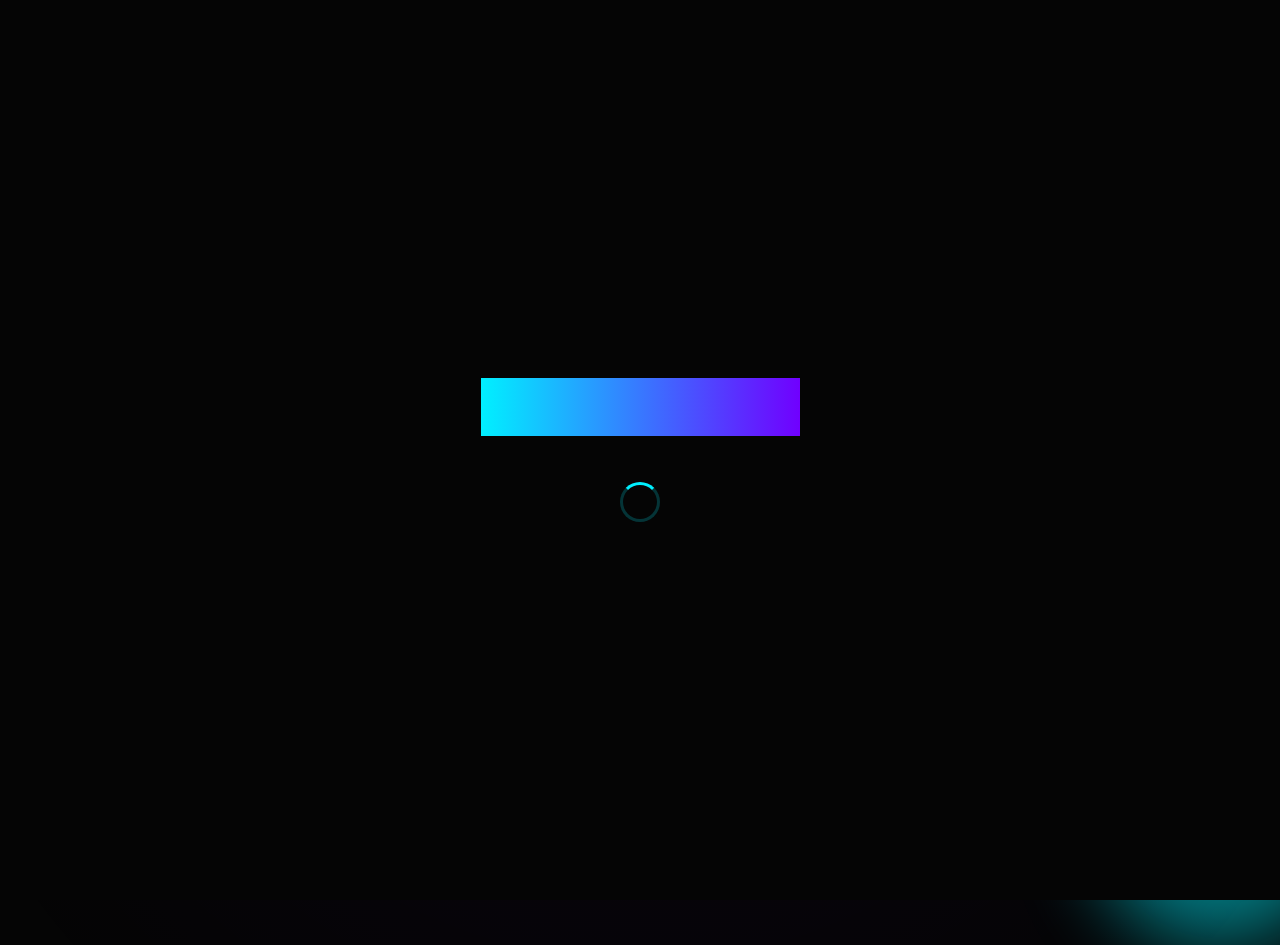
<file: index.html>
<!DOCTYPE html>
<html lang="en" data-theme="dark">
<head>
    <meta charset="UTF-8">
    <meta name="viewport" content="width=device-width, initial-scale=1.0, maximum-scale=1.0, user-scalable=no">
    <title>BookUtsav - The Future of Events</title>
    
    <!-- CSS Links -->
    <link rel="stylesheet" href="css/variables.css">
    <link rel="stylesheet" href="css/global.css">
    <link rel="stylesheet" href="css/components.css">
    <link rel="stylesheet" href="css/animations.css">
    
    <!-- FontAwesome for Icons -->
    <link rel="stylesheet" href="https://cdnjs.cloudflare.com/ajax/libs/font-awesome/6.4.0/css/all.min.css">
    
    <style>
        .auth-wrapper {
            display: flex;
            align-items: center;
            justify-content: center;
            min-height: 100vh;
            padding: var(--space-md);
            position: relative;
            z-index: 10;
        }
        
        .auth-card {
            width: 100%;
            max-width: 450px;
            padding: var(--space-xl);
            text-align: center;
        }
        
        .auth-logo {
            margin-bottom: var(--space-lg);
            display: inline-block;
        }
        
        .social-login {
            display: flex;
            gap: var(--space-md);
            justify-content: center;
            margin-top: var(--space-lg);
        }
        
        .divider {
            display: flex;
            align-items: center;
            margin: var(--space-lg) 0;
            color: var(--text-muted);
            font-size: 0.875rem;
        }
        
        .divider::before, .divider::after {
            content: '';
            flex: 1;
            height: 1px;
            background: var(--border-glass);
        }
        
        .divider::before { margin-right: var(--space-md); }
        .divider::after { margin-left: var(--space-md); }
        
        .auth-switch {
            margin-top: var(--space-lg);
            font-size: 0.875rem;
            color: var(--text-secondary);
        }
        
        .auth-switch a {
            color: var(--accent-primary);
            font-weight: 600;
        }
        
        .floating-orbs .orb {
            position: absolute;
            border-radius: 50%;
            filter: blur(40px);
            z-index: -1;
            opacity: 0.5;
            animation: float 10s infinite ease-in-out alternate;
        }
        
        .orb-1 {
            width: 300px; height: 300px;
            background: var(--accent-secondary);
            top: 10%; left: -10%;
        }
        
        .orb-2 {
            width: 250px; height: 250px;
            background: var(--accent-primary);
            bottom: -5%; right: -5%;
            animation-delay: -5s;
        }
    </style>
</head>
<body>

    <!-- Splash Screen -->
    <div id="splashScreen" class="splash-screen">
        <div class="splash-particles">
            <!-- Simulated particles -->
            <div class="particle" style="left: 10%; animation-delay: 0.2s;"></div>
            <div class="particle" style="left: 30%; animation-delay: 1.5s;"></div>
            <div class="particle" style="left: 50%; animation-delay: 0.8s;"></div>
            <div class="particle" style="left: 70%; animation-delay: 2.1s;"></div>
            <div class="particle" style="left: 90%; animation-delay: 1.1s;"></div>
        </div>
        <div class="splash-logo-container">
            <h1 class="splash-logo">BOOKUTSAV</h1>
        </div>
        <div style="margin-top: 30px;">
            <div class="spinner"></div>
        </div>
    </div>

    <!-- Background Orbs -->
    <div class="floating-orbs">
        <div class="orb orb-1"></div>
        <div class="orb orb-2"></div>
    </div>

    <!-- Auth Container -->
    <div id="authContainer" class="auth-wrapper">
        
        <div class="glass-card auth-card animated-border" style="padding: 0; overflow: hidden; max-width: 450px;">
            <!-- Tab Switcher -->
            <div class="auth-tabs" style="display: flex; background: rgba(0,0,0,0.2); border-bottom: 1px solid var(--border-glass);">
                <div id="tabLogin" class="auth-tab active" style="flex: 1; padding: 1.25rem; cursor: pointer; transition: all 0.3s; font-weight: 600; letter-spacing: 1px; color: var(--accent-primary); border-bottom: 2px solid var(--accent-primary); background: rgba(0, 240, 255, 0.05);">LOGIN</div>
                <div id="tabSignup" class="auth-tab" style="flex: 1; padding: 1.25rem; cursor: pointer; transition: all 0.3s; font-weight: 600; letter-spacing: 1px; color: var(--text-secondary); border-bottom: 2px solid transparent;">SIGN UP</div>
            </div>

            <div style="padding: var(--space-xl);">
                <!-- Login Form -->
                <div id="loginForm">
                    <div class="auth-logo">
                        <h2 class="text-gradient"><i class="fa-solid fa-bolt"></i> BookUtsav</h2>
                        <p class="text-secondary mt-1">Enter the event horizon</p>
                    </div>
                    
                    <form>
                        <div class="floating-label-group">
                            <input type="email" id="loginEmail" class="form-control" placeholder=" " required>
                            <label>Email Address</label>
                        </div>
                        
                        <div class="floating-label-group">
                            <input type="password" id="loginPass" class="form-control" placeholder=" " required>
                            <label>Password</label>
                        </div>
                        
                        <div class="flex justify-between items-center mb-3 text-sm">
                            <label class="flex items-center gap-1 text-secondary" style="font-size: 0.875rem; cursor: pointer;">
                                <input type="checkbox" style="accent-color: var(--accent-primary);"> Remember me
                            </label>
                            <a href="#" id="forgotPassBtn" class="text-primary" style="color: var(--accent-primary); font-size: 0.875rem;">Forgot Password?</a>
                        </div>
                        
                        <button id="doLogin" class="btn btn-primary" style="width: 100%;">Initialize Session</button>
                    </form>
                    
                    <div class="divider">OR CONNECT WITH</div>
                    
                    <div class="social-login">
                        <button type="button" class="btn-icon social-btn" data-provider="Google"><i class="fab fa-google"></i></button>
                        <button type="button" class="btn-icon social-btn" data-provider="Apple"><i class="fab fa-apple"></i></button>
                        <button type="button" class="btn-icon social-btn" data-provider="GitHub"><i class="fab fa-github"></i></button>
                    </div>
                </div>

                <!-- Signup Form -->
                <div id="signupForm" style="display: none;">
                    <div class="auth-logo">
                        <h2 class="text-gradient"><i class="fa-solid fa-user-astronaut"></i> Join BookUtsav</h2>
                        <p class="text-secondary mt-1">Create your digital presence</p>
                    </div>
                    
                    <form>
                        <div class="floating-label-group">
                            <input type="text" id="signupName" class="form-control" placeholder=" " required>
                            <label>Full Name</label>
                        </div>
                        
                        <div class="floating-label-group">
                            <input type="email" id="signupEmail" class="form-control" placeholder=" " required>
                            <label>Email Address</label>
                        </div>
                        
                        <div class="floating-label-group">
                            <input type="password" id="signupPass" class="form-control" placeholder=" " required>
                            <label>Password</label>
                        </div>
                        
                        <div class="mb-4 text-xs text-secondary" style="text-align: left;">
                            <label class="flex items-start gap-2 cursor-pointer">
                                <input type="checkbox" checked style="accent-color: var(--accent-primary); margin-top: 3px;">
                                <span>I agree to the <a href="#" class="text-primary">Terms of Service</a> and <a href="#" class="text-primary">Privacy Policy</a>.</span>
                            </label>
                        </div>
                        
                        <button id="doSignup" class="btn btn-primary" style="width: 100%;">Generate Identity</button>
                    </form>
                    
                    <div class="divider">OR SIGN UP WITH</div>
                    
                    <div class="social-login">
                        <button type="button" class="btn-icon social-btn" data-provider="Google"><i class="fab fa-google"></i></button>
                        <button type="button" class="btn-icon social-btn" data-provider="Apple"><i class="fab fa-apple"></i></button>
                    </div>
                </div>
            </div>
        </div>

    </div>

    <!-- Theme Toggle -->
    <button id="themeToggle" class="btn-icon" style="position: fixed; top: 20px; right: 20px; z-index: 100;">
        <i class="fas fa-sun"></i>
    </button>

    <!-- Scripts -->
    <script src="js/theme.js"></script>
    <script src="js/data.js"></script>
    <script src="js/auth.js"></script>
    <script src="js/main.js"></script>
</body>
</html>
</file>
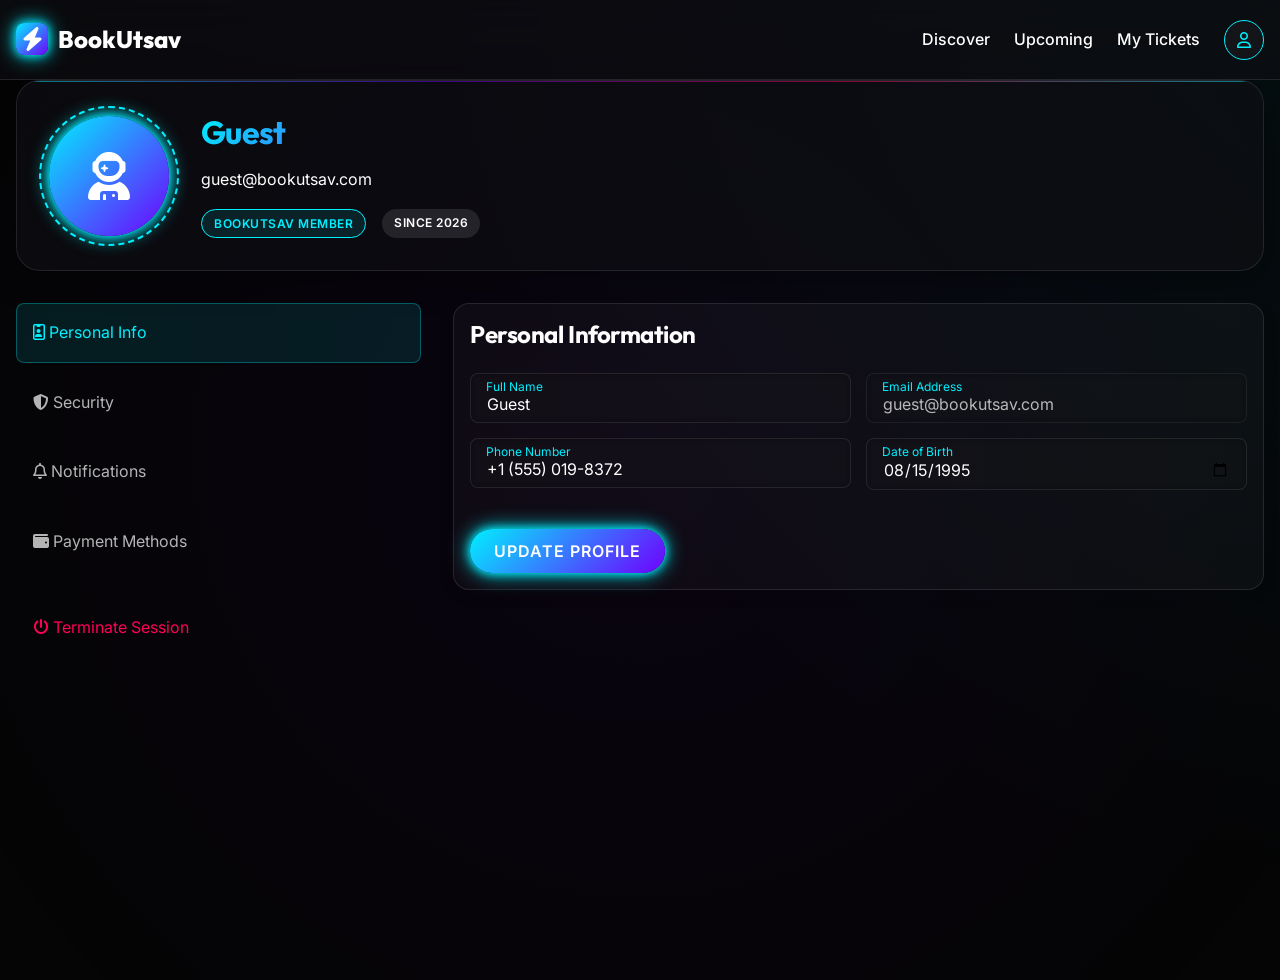
<file: account.html>
<!DOCTYPE html>
<html lang="en" data-theme="dark">
<head>
    <meta charset="UTF-8">
    <meta name="viewport" content="width=device-width, initial-scale=1.0">
    <title>BookUtsav - My Account</title>
    <link rel="stylesheet" href="css/variables.css">
    <link rel="stylesheet" href="css/global.css">
    <link rel="stylesheet" href="css/components.css">
    <link rel="stylesheet" href="css/animations.css">
    <link rel="stylesheet" href="https://cdnjs.cloudflare.com/ajax/libs/font-awesome/6.4.0/css/all.min.css">
    
    <style>
        .profile-header {
            display: flex;
            align-items: center;
            gap: var(--space-xl);
            padding: var(--space-xl);
            margin-top: 80px;
            margin-bottom: var(--space-xl);
        }
        
        .profile-avatar {
            width: 120px;
            height: 120px;
            border-radius: 50%;
            background: var(--gradient-primary);
            display: flex;
            align-items: center;
            justify-content: center;
            font-size: 3rem;
            color: white;
            box-shadow: var(--shadow-neon);
            position: relative;
        }
        
        .profile-avatar::after {
            content: '';
            position: absolute;
            top: -10px; left: -10px; right: -10px; bottom: -10px;
            border: 2px dashed var(--accent-primary);
            border-radius: 50%;
            animation: spin 10s linear infinite;
        }
        
        @media (max-width: 768px) {
            .profile-header { flex-direction: column; text-align: center; gap: var(--space-md); }
        }
        
        .settings-grid {
            display: grid;
            grid-template-columns: 1fr 2fr;
            gap: var(--space-xl);
        }
        
        @media (max-width: 768px) {
            .settings-grid { grid-template-columns: 1fr; }
        }
        
        .settings-nav {
            display: flex;
            flex-direction: column;
            gap: 10px;
        }
        
        .settings-link {
            padding: 1rem;
            border-radius: var(--radius-sm);
            cursor: pointer;
            transition: all 0.2s;
            color: var(--text-secondary);
            border: 1px solid transparent;
        }
        
        .settings-link:hover, .settings-link.active {
            background: rgba(0, 240, 255, 0.1);
            color: var(--accent-primary);
            border-color: rgba(0, 240, 255, 0.3);
        }
        
        /* Toggle Switch */
        .switch {
            position: relative;
            display: inline-block;
            width: 44px;
            height: 24px;
        }
        .switch input { opacity: 0; width: 0; height: 0; }
        .slider {
            position: absolute; cursor: pointer;
            top: 0; left: 0; right: 0; bottom: 0;
            background-color: var(--bg-surface);
            transition: .4s;
            border: 1px solid var(--border-glass);
            border-radius: 24px;
        }
        .slider:before {
            position: absolute; content: "";
            height: 16px; width: 16px;
            left: 3px; bottom: 3px;
            background-color: var(--text-secondary);
            transition: .4s;
            border-radius: 50%;
        }
        input:checked + .slider {
            background-color: var(--accent-primary);
            border-color: var(--accent-primary);
        }
        input:checked + .slider:before {
            transform: translateX(20px);
            background-color: white;
            box-shadow: 0 0 10px rgba(255,255,255,0.8);
        }
    </style>
</head>
<body>

    <!-- Header -->
    <header class="navbar">
        <div class="container">
            <div class="logo">
                <a href="discovery.html" style="display:flex; align-items:center; gap:10px;">
                    <div class="logo-icon"><i class="fa-solid fa-bolt"></i></div>
                    BookUtsav
                </a>
            </div>
            <nav class="nav-links">
                <a href="discovery.html" class="nav-link">Discover</a>
                <a href="upcoming.html" class="nav-link">Upcoming</a>
                <a href="my-bookings.html" class="nav-link">My Tickets</a>
                <a href="account.html" class="btn-icon" style="color: var(--accent-primary); border-color: var(--accent-primary);"><i class="fa-regular fa-user"></i></a>
            </nav>
        </div>
    </header>

    <main class="container page-transition-enter">
        
        <div class="glass-panel profile-header animated-border">
            <div class="profile-avatar">
                <i class="fa-solid fa-user-astronaut"></i>
            </div>
            <div>
                <h1 class="text-gradient" id="profileName">Loading...</h1>
                <p class="text-secondary" id="profileEmail">user@bookutsav.com</p>
                <div class="flex gap-2 mt-2" style="justify-content: inherit;">
                    <span class="badge badge-primary">BookUtsav Member</span>
                    <span class="badge" style="background: rgba(255,255,255,0.1); color: white;">Since 2026</span>
                </div>
            </div>
        </div>
        
        <div class="settings-grid">
            <div class="settings-nav">
                <div class="settings-link active" data-target="personal"><i class="fa-regular fa-id-badge mr-1"></i> Personal Info</div>
                <div class="settings-link" data-target="security"><i class="fa-solid fa-shield-halved mr-1"></i> Security</div>
                <div class="settings-link" data-target="notifications"><i class="fa-regular fa-bell mr-1"></i> Notifications</div>
                <div class="settings-link" data-target="payment"><i class="fa-solid fa-wallet mr-1"></i> Payment Methods</div>
                <div class="settings-link text-primary mt-2" id="logoutBtn" style="color: #ff0055;"><i class="fa-solid fa-power-off mr-1"></i> Terminate Session</div>
            </div>
            <div class="settings-content-wrapper">
                <!-- Personal Info -->
                <div id="section-personal" class="glass-card page-transition-enter">
                    <h2 class="mb-3">Personal Information</h2>
                    
                    <form>
                        <div class="form-grid" style="display: grid; grid-template-columns: 1fr 1fr; gap: 15px; margin-bottom: 15px;">
                            <div class="floating-label-group" style="margin: 0;">
                                <input type="text" id="inputName" class="form-control" placeholder=" " value="">
                                <label>Full Name</label>
                            </div>
                            <div class="floating-label-group" style="margin: 0;">
                                <input type="email" id="inputEmail" class="form-control" placeholder=" " value="" readonly style="opacity: 0.7;">
                                <label>Email Address</label>
                            </div>
                        </div>
                        
                        <div class="form-grid" style="display: grid; grid-template-columns: 1fr 1fr; gap: 15px; margin-bottom: 15px;">
                            <div class="floating-label-group" style="margin: 0;">
                                <input type="tel" class="form-control" placeholder=" " value="+1 (555) 019-8372">
                                <label>Phone Number</label>
                            </div>
                            <div class="floating-label-group" style="margin: 0;">
                                <input type="date" class="form-control" placeholder=" " value="1995-08-15">
                                <label>Date of Birth</label>
                            </div>
                        </div>
                        
                        <button id="updateProfileBtn" class="btn btn-primary mt-3">Update Profile</button>
                    </form>
                </div>

                <!-- Security -->
                <div id="section-security" class="glass-card page-transition-enter" style="display:none;">
                    <h2 class="mb-3">Security & Access</h2>
                    <form>
                        <div class="floating-label-group mb-3">
                            <input type="password" class="form-control" placeholder=" ">
                            <label>Current Password</label>
                        </div>
                        <div class="floating-label-group mb-3">
                            <input type="password" class="form-control" placeholder=" ">
                            <label>New Password</label>
                        </div>
                        <button type="button" class="btn btn-primary" onclick="window.showToast('Security Updated', 'Password successfully changed.', 'success')">Update Password</button>
                    </form>
                    <div class="mt-4 pt-3" style="border-top:1px solid var(--border-glass);">
                        <div class="flex justify-between items-center">
                            <div>
                                <h4>Two-Factor Authentication (2FA)</h4>
                                <p class="text-secondary text-sm">Add an extra layer of security</p>
                            </div>
                            <button type="button" class="btn btn-outline" onclick="window.showToast('2FA Setup', 'Scan the QR code on your authenticator app.', 'info')">Enable</button>
                        </div>
                    </div>
                </div>

                <!-- Notifications -->
                <div id="section-notifications" class="glass-card page-transition-enter" style="display:none;">
                    <h2 class="mb-3">Notification Preferences</h2>
                    <div class="flex justify-between items-center mb-4">
                        <div>
                            <h4>Email Updates</h4>
                            <p class="text-secondary text-sm">Receive tickets and receipts via email</p>
                        </div>
                        <label class="switch"><input type="checkbox" checked><span class="slider round"></span></label>
                    </div>
                    <div class="flex justify-between items-center mb-4">
                        <div>
                            <h4>SMS Alerts</h4>
                            <p class="text-secondary text-sm">Event reminders sent to your phone</p>
                        </div>
                        <label class="switch"><input type="checkbox" checked><span class="slider round"></span></label>
                    </div>
                    <div class="flex justify-between items-center">
                        <div>
                            <h4>Marketing Promos</h4>
                            <p class="text-secondary text-sm">Exclusive VIP offers and early access</p>
                        </div>
                        <label class="switch"><input type="checkbox"><span class="slider round"></span></label>
                    </div>
                </div>

                <!-- Payment Methods -->
                <div id="section-payment" class="glass-card page-transition-enter" style="display:none;">
                    <h2 class="mb-3">Saved Payment Methods</h2>
                    <div class="saved-card mb-3" style="background: linear-gradient(135deg, #1e1e2f, #2a2a40); padding: 20px; border-radius: var(--radius-md); border: 1px solid var(--border-glass); position: relative; overflow: hidden;">
                        <i class="fa-brands fa-cc-visa" style="font-size: 2.5rem; color: #fff;"></i>
                        <div class="mt-3 text-secondary" style="letter-spacing: 2px;">**** **** **** 4242</div>
                        <div class="flex justify-between mt-2">
                            <span class="text-sm text-secondary">User</span>
                            <span class="text-sm text-secondary">12/28</span>
                        </div>
                    </div>
                    <button class="btn btn-outline" style="width: 100%;" onclick="window.showToast('Add Payment Method', 'Connecting to secure tokenization gateway...', 'info')"><i class="fa-solid fa-plus mr-1"></i> Add New Card</button>
                </div>
            </div>
        </div>
        
    </main>

    <!-- Mobile Nav -->
    <nav class="mobile-nav">
        <a href="discovery.html" class="mobile-nav-item"><i class="fa-solid fa-compass"></i><span>Explore</span></a>
        <a href="upcoming.html" class="mobile-nav-item"><i class="fa-regular fa-calendar"></i><span>Upcoming</span></a>
        <a href="my-bookings.html" class="mobile-nav-item"><i class="fa-solid fa-ticket"></i><span>Tickets</span></a>
        <a href="account.html" class="mobile-nav-item active"><i class="fa-solid fa-user"></i><span>Profile</span></a>
    </nav>

    <script src="js/theme.js"></script>
    <script src="js/main.js"></script>
    <script>
        document.addEventListener('DOMContentLoaded', () => {
            const user = JSON.parse(localStorage.getItem('currentUser') || '{"name": "Guest", "email": "guest@bookutsav.com"}');
            document.getElementById('profileName').textContent = user.name;
            document.getElementById('profileEmail').textContent = user.email;
            document.getElementById('inputName').value = user.name;
            document.getElementById('inputEmail').value = user.email;
            
            document.getElementById('logoutBtn').addEventListener('click', () => {
                localStorage.removeItem('currentUser');
                window.location.href = 'index.html';
            });

            // Settings Nav
            const settingsLinks = document.querySelectorAll('.settings-link');
            settingsLinks.forEach(link => {
                link.addEventListener('click', () => {
                    if (link.id === 'logoutBtn') return;
                    settingsLinks.forEach(l => l.classList.remove('active'));
                    link.classList.add('active');
                    
                    // Hide all sections
                    document.getElementById('section-personal').style.display = 'none';
                    document.getElementById('section-security').style.display = 'none';
                    document.getElementById('section-notifications').style.display = 'none';
                    document.getElementById('section-payment').style.display = 'none';
                    
                    // Show target
                    const targetId = link.dataset.target;
                    if (targetId) {
                        document.getElementById('section-' + targetId).style.display = 'block';
                    }
                });
            });

            const updateProfileBtn = document.getElementById('updateProfileBtn');
            if (updateProfileBtn) {
                updateProfileBtn.addEventListener('click', (e) => {
                    e.preventDefault();
                    updateProfileBtn.innerHTML = '<i class="fa-solid fa-spinner fa-spin"></i>';
                    setTimeout(() => {
                        updateProfileBtn.innerHTML = 'Update Profile';
                        if (window.showToast) {
                            window.showToast('Identity Synchronized', 'Your profile details have been updated.', 'success');
                        }
                    }, 1000);
                });
            }
        });
    </script>
</body>
</html>
</file>
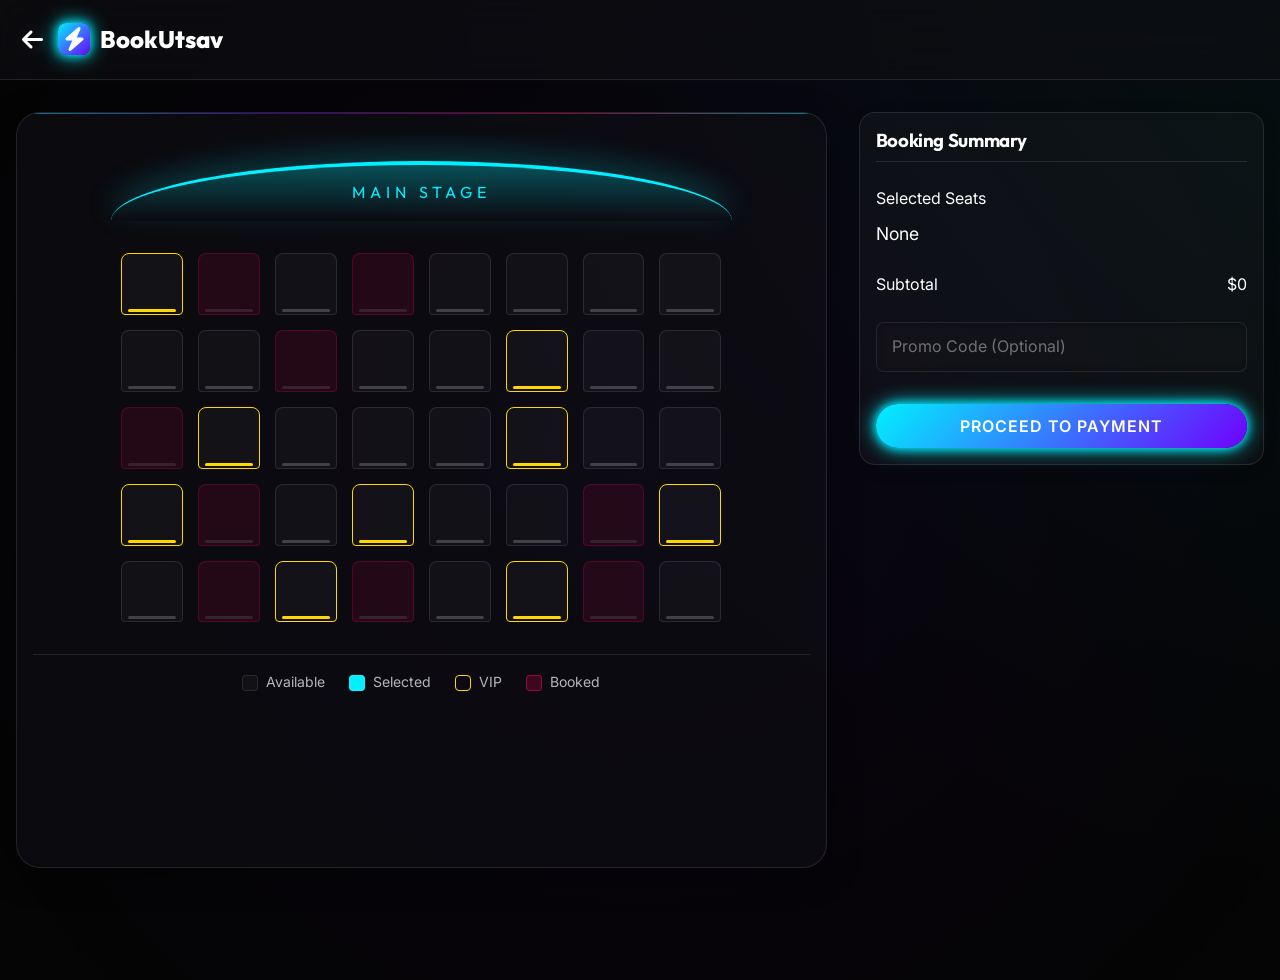
<file: booking.html>
<!DOCTYPE html>
<html lang="en" data-theme="dark">
<head>
    <meta charset="UTF-8">
    <meta name="viewport" content="width=device-width, initial-scale=1.0">
    <title>BookUtsav - Seat Selection</title>
    <link rel="stylesheet" href="css/variables.css">
    <link rel="stylesheet" href="css/global.css">
    <link rel="stylesheet" href="css/components.css">
    <link rel="stylesheet" href="css/animations.css">
    <link rel="stylesheet" href="https://cdnjs.cloudflare.com/ajax/libs/font-awesome/6.4.0/css/all.min.css">
    
    <style>
        .booking-layout {
            display: grid;
            grid-template-columns: 2fr 1fr;
            gap: var(--space-xl);
            padding: var(--space-xl) 0;
            min-height: calc(100vh - 80px);
            margin-top: 80px;
        }
        
        @media (max-width: 992px) {
            .booking-layout { grid-template-columns: 1fr; }
        }
        
        /* Seat Map */
        .stage {
            width: 80%;
            height: 60px;
            margin: 0 auto var(--space-xl);
            background: linear-gradient(180deg, rgba(0, 240, 255, 0.3) 0%, transparent 100%);
            border-top: 4px solid var(--accent-primary);
            border-radius: 50% 50% 0 0 / 100% 100% 0 0;
            display: flex;
            align-items: center;
            justify-content: center;
            font-family: var(--font-display);
            letter-spacing: 5px;
            color: var(--accent-primary);
            text-transform: uppercase;
            box-shadow: 0 -10px 30px rgba(0, 240, 255, 0.2);
        }
        
        .seat-map {
            display: grid;
            grid-template-columns: repeat(8, 1fr);
            gap: 15px;
            justify-content: center;
            max-width: 600px;
            margin: 0 auto;
        }
        
        .seat {
            aspect-ratio: 1;
            background: var(--bg-glass);
            border: 1px solid var(--border-glass);
            border-radius: 8px 8px 4px 4px;
            cursor: pointer;
            transition: all 0.2s;
            position: relative;
        }
        
        .seat::after {
            content: '';
            position: absolute;
            bottom: 2px; left: 10%; right: 10%;
            height: 3px;
            background: rgba(255,255,255,0.2);
            border-radius: 2px;
        }
        
        .seat:hover:not(.booked) {
            transform: scale(1.1);
            border-color: var(--accent-primary);
            box-shadow: 0 0 10px rgba(0, 240, 255, 0.4);
        }
        
        .seat.selected {
            background: var(--accent-primary);
            border-color: #fff;
            box-shadow: 0 0 15px var(--accent-primary);
        }
        
        .seat.booked {
            background: rgba(255, 0, 85, 0.2);
            border-color: rgba(255, 0, 85, 0.5);
            cursor: not-allowed;
            opacity: 0.5;
        }
        
        .seat.vip {
            border-color: #ffd700;
        }
        .seat.vip::after { background: #ffd700; }
        
        /* Legends */
        .legend {
            display: flex;
            justify-content: center;
            gap: var(--space-lg);
            margin-top: var(--space-xl);
            padding-top: var(--space-md);
            border-top: 1px solid var(--border-glass);
        }
        
        .legend-item {
            display: flex;
            align-items: center;
            gap: 8px;
            font-size: 0.875rem;
            color: var(--text-secondary);
        }
        
        .legend-box { width: 16px; height: 16px; border-radius: 4px; border: 1px solid var(--border-glass); }
        
        /* Summary Box */
        .summary-box {
            position: sticky;
            top: 100px;
        }
    </style>
</head>
<body>

    <!-- Header -->
    <header class="navbar">
        <div class="container">
            <div class="logo">
                <a href="event-details.html" style="display:flex; align-items:center; gap:10px;">
                    <div class="btn-icon" style="width:32px; height:32px; border:none; background:transparent;"><i class="fa-solid fa-arrow-left"></i></div>
                    <div class="logo-icon"><i class="fa-solid fa-bolt"></i></div>
                    BookUtsav
                </a>
            </div>
            <div class="steps text-secondary text-sm hidden md:block">
                <span class="text-primary font-bold">1. Seat Selection</span> &mdash; 2. Payment &mdash; 3. Ticket
            </div>
        </div>
    </header>

    <main class="container page-transition-enter">
        <div class="booking-layout">
            
            <!-- Left Column: Seat Map -->
            <div class="glass-panel" style="padding: var(--space-2xl) var(--space-md);">
                <div class="stage">Main Stage</div>
                
                <div id="seatMap" class="seat-map">
                    <!-- Seats generated via JS -->
                </div>
                
                <div class="legend">
                    <div class="legend-item"><div class="legend-box" style="background: var(--bg-glass);"></div> Available</div>
                    <div class="legend-item"><div class="legend-box" style="background: var(--accent-primary);"></div> Selected</div>
                    <div class="legend-item"><div class="legend-box" style="border-color: #ffd700;"></div> VIP</div>
                    <div class="legend-item"><div class="legend-box" style="background: rgba(255, 0, 85, 0.2); border-color: rgba(255, 0, 85, 0.5);"></div> Booked</div>
                </div>
            </div>
            
            <!-- Right Column: Summary -->
            <div>
                <div class="glass-card summary-box animated-border">
                    <h3 class="mb-3" style="border-bottom: 1px solid var(--border-glass); padding-bottom: 10px;">Booking Summary</h3>
                    
                    <div class="mb-3">
                        <div class="text-secondary text-sm mb-1">Selected Seats</div>
                        <div id="selectedSeats" class="font-bold text-primary" style="font-size: 1.1rem; min-height: 24px;">None</div>
                    </div>
                    
                    <div class="flex justify-between items-center mb-3">
                        <div class="text-secondary">Subtotal</div>
                        <div id="totalPrice" class="font-bold text-xl">$0</div>
                    </div>
                    
                    <div class="mb-4">
                        <div class="floating-label-group">
                            <input type="text" class="form-control" placeholder=" ">
                            <label>Promo Code (Optional)</label>
                        </div>
                    </div>
                    
                    <button id="checkoutBtn" class="btn btn-primary" style="width: 100%;" disabled>
                        Proceed to Payment
                    </button>
                </div>
            </div>
            
        </div>
    </main>

    <script src="js/theme.js"></script>
    <script src="js/data.js"></script>
    <script src="js/booking.js"></script>
</body>
</html>
</file>
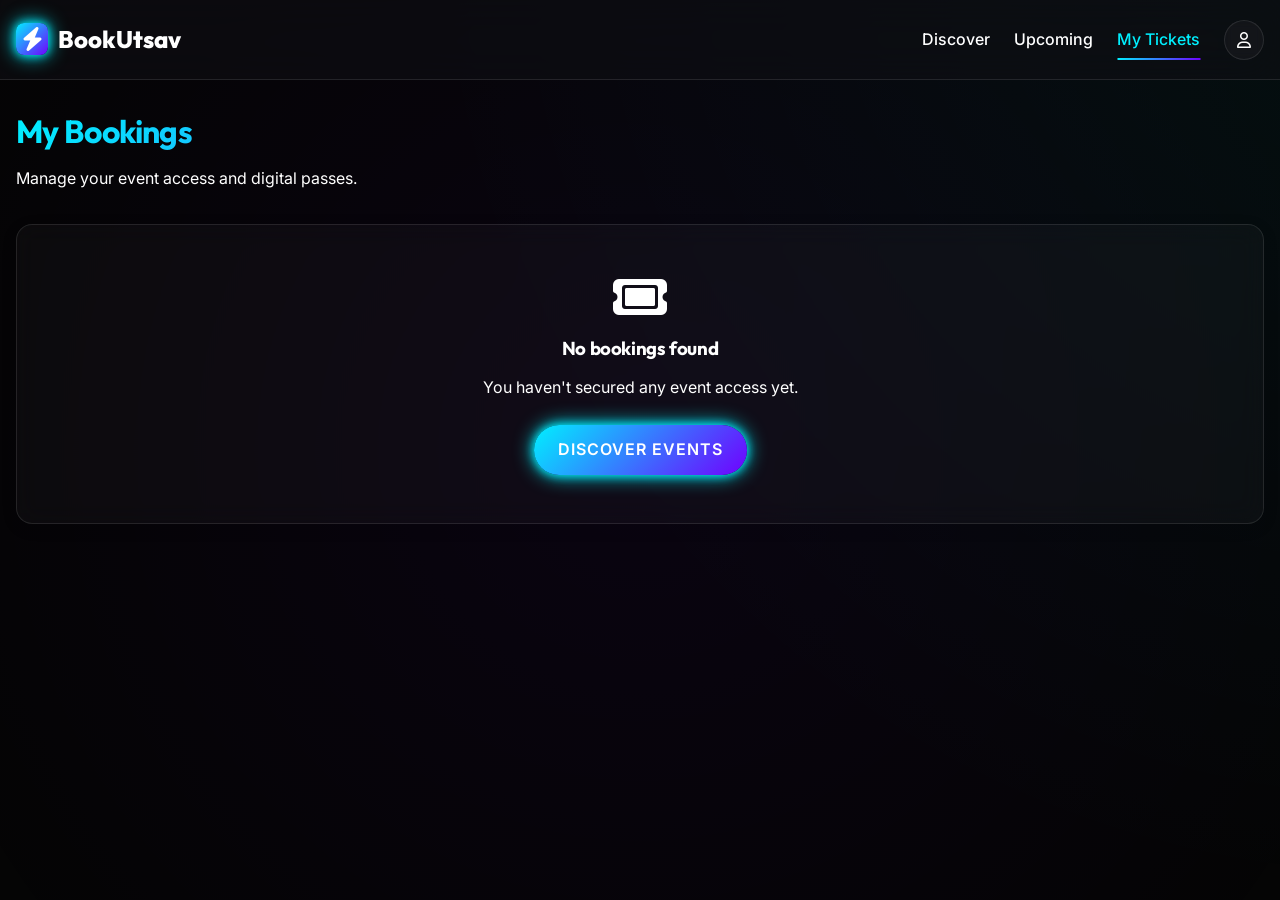
<file: my-bookings.html>
<!DOCTYPE html>
<html lang="en" data-theme="dark">
<head>
    <meta charset="UTF-8">
    <meta name="viewport" content="width=device-width, initial-scale=1.0">
    <title>BookUtsav - My Tickets</title>
    <link rel="stylesheet" href="css/variables.css">
    <link rel="stylesheet" href="css/global.css">
    <link rel="stylesheet" href="css/components.css">
    <link rel="stylesheet" href="css/animations.css">
    <link rel="stylesheet" href="https://cdnjs.cloudflare.com/ajax/libs/font-awesome/6.4.0/css/all.min.css">
    
    <style>
        .booking-list {
            display: flex;
            flex-direction: column;
            gap: var(--space-md);
            margin-top: var(--space-xl);
        }
        
        .booking-card {
            display: flex;
            background: var(--bg-glass);
            border: 1px solid var(--border-glass);
            border-radius: var(--radius-md);
            overflow: hidden;
            transition: transform 0.3s, box-shadow 0.3s;
        }
        
        .booking-card:hover {
            transform: translateX(10px);
            box-shadow: -5px 5px 20px rgba(0, 240, 255, 0.1);
            border-left: 3px solid var(--accent-primary);
        }
        
        .booking-date-col {
            background: rgba(0, 0, 0, 0.4);
            padding: var(--space-md) var(--space-lg);
            display: flex;
            flex-direction: column;
            align-items: center;
            justify-content: center;
            border-right: 1px dashed var(--border-glass);
            min-width: 100px;
        }
        
        .booking-info {
            padding: var(--space-md) var(--space-lg);
            flex: 1;
            display: flex;
            flex-direction: column;
            justify-content: center;
        }
        
        .booking-actions {
            padding: var(--space-md);
            display: flex;
            flex-direction: column;
            align-items: center;
            justify-content: center;
            gap: 10px;
            border-left: 1px dashed var(--border-glass);
            min-width: 150px;
        }
        
        @media (max-width: 768px) {
            .booking-card { flex-direction: column; }
            .booking-date-col, .booking-actions { border: none; border-bottom: 1px dashed var(--border-glass); }
            .booking-actions { border-bottom: none; border-top: 1px dashed var(--border-glass); flex-direction: row; }
        }
        
        .qr-mini {
            width: 40px; height: 40px;
            background: white;
            border-radius: 4px;
            display: flex; align-items: center; justify-content: center;
            color: black;
            font-size: 1.5rem;
        }
    </style>
</head>
<body>

    <!-- Header -->
    <header class="navbar">
        <div class="container">
            <div class="logo">
                <a href="discovery.html" style="display:flex; align-items:center; gap:10px;">
                    <div class="logo-icon"><i class="fa-solid fa-bolt"></i></div>
                    BookUtsav
                </a>
            </div>
            <nav class="nav-links">
                <a href="discovery.html" class="nav-link">Discover</a>
                <a href="upcoming.html" class="nav-link">Upcoming</a>
                <a href="my-bookings.html" class="nav-link active">My Tickets</a>
                <a href="account.html" class="btn-icon"><i class="fa-regular fa-user"></i></a>
            </nav>
        </div>
    </header>

    <main class="container main-content page-transition-enter">
        <h1 class="text-gradient mt-4">My Bookings</h1>
        <p class="text-secondary">Manage your event access and digital passes.</p>
        
        <div class="booking-list" id="bookingList">
            <!-- Populated by JS -->
        </div>
    </main>

    <!-- Mobile Nav -->
    <nav class="mobile-nav">
        <a href="discovery.html" class="mobile-nav-item"><i class="fa-solid fa-compass"></i><span>Explore</span></a>
        <a href="upcoming.html" class="mobile-nav-item"><i class="fa-regular fa-calendar"></i><span>Upcoming</span></a>
        <a href="my-bookings.html" class="mobile-nav-item active"><i class="fa-solid fa-ticket"></i><span>Tickets</span></a>
        <a href="account.html" class="mobile-nav-item"><i class="fa-regular fa-user"></i><span>Profile</span></a>
    </nav>

    <!-- Pass Modal -->
    <div id="passModal" class="modal-overlay">
        <div class="glass-panel modal-content" style="padding: 0; overflow: hidden; background: transparent; border: none; box-shadow: none;">
            <div class="ticket-card" style="margin: 0; max-width: 400px; margin-left: auto; margin-right: auto;">
                <div class="ticket-header" style="display: flex; justify-content: space-between; align-items: center;">
                    <h2 style="margin: 0; font-size: 1.5rem; text-shadow: 0 2px 4px rgba(0,0,0,0.3);"><i class="fa-solid fa-bolt"></i> BookUtsav Pass</h2>
                    <button class="btn-icon" id="closePassModalBtn" style="color: white; width: 30px; height: 30px;"><i class="fa-solid fa-times"></i></button>
                </div>
                
                <div class="ticket-body">
                    <div class="flex justify-between mb-2">
                        <span class="badge badge-primary">CONFIRMED</span>
                        <span class="text-secondary" id="modalTicketId">ID: 000</span>
                    </div>
                    
                    <h2 class="text-gradient mb-1" id="modalEventTitle">Event Title</h2>
                    <p class="text-secondary mb-3" id="modalEventDate"><i class="fa-regular fa-calendar"></i> Date & Time</p>
                    
                    <div style="background: white; padding: 10px; border-radius: var(--radius-sm); width: 200px; height: 200px; margin: 0 auto var(--space-lg); display: flex; align-items: center; justify-content: center;">
                        <i class="fa-solid fa-qrcode" style="font-size: 10rem; color: #000;"></i>
                    </div>
                    
                    <div class="ticket-footer">
                        <div>
                            <div class="text-secondary text-sm">Admit</div>
                            <div class="font-bold">1 Person</div>
                        </div>
                        <div>
                            <div class="text-secondary text-sm">Seats</div>
                            <div class="font-bold" id="modalSeats">General Access</div>
                        </div>
                    </div>
                </div>
                <div style="padding: 15px; background: rgba(0,0,0,0.5); text-align: center;">
                    <button class="btn btn-primary" style="width: 100%;" onclick="window.showToast('Downloading', 'Ticket PDF is being generated...', 'info')"><i class="fa-solid fa-download mr-1"></i> Download PDF</button>
                </div>
            </div>
        </div>
    </div>

    <!-- Cancellation Confirmation Modal -->
    <div id="cancelConfirmModal" class="modal-overlay">
        <div class="glass-panel modal-content" style="padding: 2rem; max-width: 450px;">
            <div class="text-center mb-4">
                <div style="width: 70px; height: 70px; background: rgba(255, 65, 108, 0.1); border-radius: 50%; display: flex; align-items: center; justify-content: center; margin: 0 auto 15px; border: 1px solid #ff416c; animation: pulse-glow 2s infinite alternate;">
                    <i class="fa-solid fa-circle-exclamation" style="font-size: 2rem; color: #ff416c;"></i>
                </div>
                <h2 class="text-gradient">Confirm Cancellation</h2>
                <p class="text-secondary mt-2">Are you sure you want to cancel this booking?</p>
            </div>

            <div class="glass-card mb-4" style="background: rgba(0,0,0,0.3); padding: 1rem;">
                <div class="flex justify-between mb-2">
                    <span class="text-secondary">Original Amount:</span>
                    <span id="cancelOrigPrice" class="font-bold">$0.00</span>
                </div>
                <div class="flex justify-between mb-2">
                    <span class="text-secondary">Platform Fee (30%):</span>
                    <span id="cancelFee" class="text-danger">-$0.00</span>
                </div>
                <div style="border-top: 1px solid var(--border-glass); margin: 10px 0; padding-top: 10px;" class="flex justify-between">
                    <span class="font-bold">Refund Amount (70%):</span>
                    <span id="cancelRefundAmount" class="text-primary font-bold" style="font-size: 1.25rem;">$0.00</span>
                </div>
            </div>

            <div style="font-size: 0.8rem; color: var(--text-muted); line-height: 1.4;" class="mb-4">
                <i class="fa-solid fa-shield-halved mr-1"></i> <strong>Policy:</strong> As per your selection, a 70% refund applies to this cancellation. Funds will be returned to your original payment method.
            </div>

            <div class="flex flex-col gap-3">
                <button class="btn btn-danger" id="confirmCancelBtn">Confirm Cancellation</button>
                <button class="btn btn-outline" id="closeCancelModalBtn">Keep My Booking</button>
            </div>
        </div>
    </div>

    <!-- Processing Modal -->
    <div id="processingModal" class="modal-overlay">
        <div class="glass-panel modal-content text-center" style="padding: 3rem; max-width: 400px;">
            <div class="spinner mx-auto mb-4" style="width: 60px; height: 60px; border-width: 4px;"></div>
            <h2 id="processingTitle">Processing Refund...</h2>
            <p id="processingSub" class="text-secondary mt-2">Communicating with your bank...</p>
            
            <div class="progress-container mt-4">
                <div class="progress-bar" id="processingBar"></div>
            </div>
            
            <div class="mt-4" style="font-size: 0.8rem; color: var(--text-muted);" id="processingStep">
                Securing transaction channel...
            </div>
        </div>
    </div>

    <!-- Success Modal -->
    <div id="successModal" class="modal-overlay">
        <div class="glass-panel modal-content text-center" style="padding: 3rem; max-width: 500px; position: relative; overflow: hidden;" id="confettiContainer">
            <svg class="success-checkmark" xmlns="http://www.w3.org/2000/svg" viewBox="0 0 52 52">
                <circle class="success-checkmark__circle" cx="26" cy="26" r="25" fill="none"/>
                <path class="success-checkmark__check" fill="none" d="M14.1 27.2l7.1 7.2 16.7-16.8"/>
            </svg>
            
            <h1 class="text-gradient">Cancellation Successful</h1>
            <p class="text-secondary mt-2 mb-4">Your refund of <span id="finalRefundAmount" class="text-primary font-bold"></span> has been initiated.</p>
            
            <div class="glass-card text-left mb-4" style="background: rgba(0,240,255,0.05); border-color: rgba(0,240,255,0.2);">
                <div class="flex justify-between mb-1">
                    <span class="text-secondary text-sm">Status:</span>
                    <span class="text-primary font-bold text-sm">REFUND INITIATED</span>
                </div>
                <div class="flex justify-between mb-1">
                    <span class="text-secondary text-sm">Transaction ID:</span>
                    <span class="text-sm font-mono" id="txId">#TXN-8827-X92</span>
                </div>
                <div class="flex justify-between">
                    <span class="text-secondary text-sm">Estimated Time:</span>
                    <span class="text-sm">3-5 Business Days</span>
                </div>
            </div>

            <div class="flex flex-col gap-3">
                <button class="btn btn-primary" onclick="location.reload()">Return to My Bookings</button>
                <a href="discovery.html" class="btn btn-outline">Continue Browsing Events</a>
            </div>
        </div>
    </div>

    <script src="js/theme.js"></script>
    <script src="js/data.js"></script>
    <script src="js/main.js"></script>
    <script>
        document.addEventListener('DOMContentLoaded', () => {
            const list = document.getElementById('bookingList');
            let bookings = window.dataManager.getBookings();
            
            const renderBookings = () => {
                list.innerHTML = '';
                if (bookings.length === 0) {
                    list.innerHTML = `
                        <div class="glass-card text-center" style="padding: 3rem;">
                            <i class="fa-solid fa-ticket text-muted" style="font-size: 3rem; margin-bottom: 1rem;"></i>
                            <h3 class="text-secondary">No bookings found</h3>
                            <p class="text-muted mb-3">You haven't secured any event access yet.</p>
                            <a href="discovery.html" class="btn btn-primary">Discover Events</a>
                        </div>
                    `;
                    return;
                }
                
                // Sort bookings newest first
                bookings.sort((a, b) => new Date(b.bookingDate) - new Date(a.bookingDate));
                
                bookings.forEach((bkg, idx) => {
                    const event = window.dataManager.getEventById(bkg.eventId);
                    const evTitle = event ? event.title : bkg.eventTitle;
                    const evDate = event ? new Date(event.date) : new Date();
                    const isCancelled = bkg.status === 'cancelled';
                    
                    const card = document.createElement('div');
                    card.className = `booking-card stagger-${(idx % 5) + 1} ${isCancelled ? 'cancelled' : ''}`;
                    card.innerHTML = `
                        <div class="booking-date-col">
                            <span class="text-primary font-bold" style="font-size: 1.5rem;">${evDate.getDate()}</span>
                            <span class="text-secondary text-sm">${evDate.toLocaleString('default', { month: 'short' }).toUpperCase()}</span>
                        </div>
                        <div style="width: 100px; height: 100%; overflow: hidden; display: flex; align-items: center; justify-content: center; background: #000;">
                            <img src="${event ? event.image : 'https://picsum.photos/200'}" style="width: 100%; height: 100%; object-fit: cover; opacity: 0.8;">
                        </div>
                        <div class="booking-info">
                            <div class="flex items-center gap-2 mb-1">
                                <span class="badge ${isCancelled ? 'badge-danger' : 'badge-primary'}">${isCancelled ? 'REFUNDED' : 'CONFIRMED'}</span>
                                <span class="text-secondary text-sm">ID: ${bkg.id.split('_')[1]}</span>
                            </div>
                            <h3 style="font-size: 1.25rem;">${evTitle}</h3>
                            <div class="grid grid-cols-1 sm:grid-cols-2 gap-x-4 gap-y-1 mt-2" style="font-size: 0.75rem; color: var(--text-secondary);">
                                <div><i class="fa-solid fa-ticket mr-1"></i> Tickets: ${bkg.ticketCount || 1}</div>
                                <div><i class="fa-solid fa-credit-card mr-1"></i> Paid: $${bkg.totalPrice || (event ? event.price : 0)}</div>
                                <div><i class="fa-solid fa-calendar-check mr-1"></i> Booked: ${new Date(bkg.bookingDate).toLocaleDateString()}</div>
                                <div><i class="fa-solid fa-wallet mr-1"></i> Method: UPI/Card</div>
                            </div>
                        </div>
                        <div class="booking-actions">
                            ${isCancelled ? `
                                <div class="text-danger font-bold text-sm">CANCELLED</div>
                                <div class="text-muted text-xs" style="font-size: 0.6rem;">${new Date(bkg.cancelledAt).toLocaleString()}</div>
                            ` : `
                                <div class="qr-mini"><i class="fa-solid fa-qrcode"></i></div>
                                <button class="btn btn-outline view-pass-btn" data-id="${bkg.id}" data-title="${evTitle}" data-date="${evDate.toLocaleDateString()}" data-seats="${bkg.seats ? bkg.seats.join(', ') : 'General'}" style="padding: 0.4rem 1rem; font-size: 0.75rem; width: 100%;">View Pass</button>
                                <button class="btn btn-danger cancel-trigger-btn" data-id="${bkg.id}" data-price="${bkg.totalPrice || (event ? event.price : 0)}" style="padding: 0.4rem 1rem; font-size: 0.75rem; width: 100%;">Cancel Ticket</button>
                            `}
                        </div>
                    `;
                    list.appendChild(card);
                });
                
                attachListeners();
            };

            const attachListeners = () => {
                // View Pass
                const passModal = document.getElementById('passModal');
                document.querySelectorAll('.view-pass-btn').forEach(btn => {
                    btn.addEventListener('click', () => {
                        document.getElementById('modalTicketId').textContent = 'ID: ' + btn.dataset.id.split('_')[1];
                        document.getElementById('modalEventTitle').textContent = btn.dataset.title;
                        document.getElementById('modalEventDate').innerHTML = `<i class="fa-regular fa-calendar"></i> ${btn.dataset.date}`;
                        document.getElementById('modalSeats').textContent = btn.dataset.seats;
                        passModal.classList.add('active');
                    });
                });

                // Cancel Trigger
                const cancelModal = document.getElementById('cancelConfirmModal');
                let currentCancelId = null;
                let currentCancelPrice = 0;

                document.querySelectorAll('.cancel-trigger-btn').forEach(btn => {
                    btn.addEventListener('click', () => {
                        currentCancelId = btn.dataset.id;
                        currentCancelPrice = parseFloat(btn.dataset.price);
                        
                        const refundAmount = currentCancelPrice * 0.7;
                        const fee = currentCancelPrice * 0.3;

                        document.getElementById('cancelOrigPrice').textContent = `$${currentCancelPrice.toFixed(2)}`;
                        document.getElementById('cancelFee').textContent = `-$${fee.toFixed(2)}`;
                        document.getElementById('cancelRefundAmount').textContent = `$${refundAmount.toFixed(2)}`;
                        
                        cancelModal.classList.add('active');
                    });
                });

                document.getElementById('confirmCancelBtn').onclick = () => {
                    cancelModal.classList.remove('active');
                    startProcessing(currentCancelId, currentCancelPrice * 0.7);
                };
            };

            const startProcessing = (id, refundAmount) => {
                const procModal = document.getElementById('processingModal');
                const procBar = document.getElementById('processingBar');
                const procStep = document.getElementById('processingStep');
                
                procModal.classList.add('active');
                
                const steps = [
                    "Verifying booking identity...",
                    "Communicating with payment gateway...",
                    "Calculating refund breakdown...",
                    "Initiating UPI reversal...",
                    "Finalizing transaction..."
                ];

                let stepIdx = 0;
                const interval = setInterval(() => {
                    if(stepIdx < steps.length) {
                        procStep.textContent = steps[stepIdx];
                        stepIdx++;
                    } else {
                        clearInterval(interval);
                        setTimeout(() => {
                            procModal.classList.remove('active');
                            completeCancellation(id, refundAmount);
                        }, 500);
                    }
                }, 600);
            };

            const completeCancellation = (id, refundAmount) => {
                // Update Local Storage
                let allBookings = window.dataManager.getBookings();
                const bIdx = allBookings.findIndex(b => b.id === id);
                if (bIdx !== -1) {
                    allBookings[bIdx].status = 'cancelled';
                    allBookings[bIdx].cancelledAt = new Date().toISOString();
                    allBookings[bIdx].refundAmount = refundAmount;
                    localStorage.setItem('bookings', JSON.stringify(allBookings));
                }

                // Show Success
                document.getElementById('finalRefundAmount').textContent = `$${refundAmount.toFixed(2)}`;
                document.getElementById('txId').textContent = '#TXN-' + Math.floor(Math.random()*10000) + '-' + id.split('_')[1];
                document.getElementById('successModal').classList.add('active');
                
                createConfetti();
            };

            const createConfetti = () => {
                const container = document.getElementById('confettiContainer');
                for (let i = 0; i < 50; i++) {
                    const c = document.createElement('div');
                    c.className = 'confetti';
                    c.style.left = Math.random() * 100 + '%';
                    c.style.backgroundColor = ['#00f0ff', '#7000ff', '#ff416c'][Math.floor(Math.random()*3)];
                    c.style.animationDelay = Math.random() * 2 + 's';
                    container.appendChild(c);
                }
            };

            document.getElementById('closePassModalBtn').onclick = () => document.getElementById('passModal').classList.remove('active');
            document.getElementById('closeCancelModalBtn').onclick = () => document.getElementById('cancelConfirmModal').classList.remove('active');

            renderBookings();
        });
    </script>
</body>
</html>
</body>
</html>
</file>
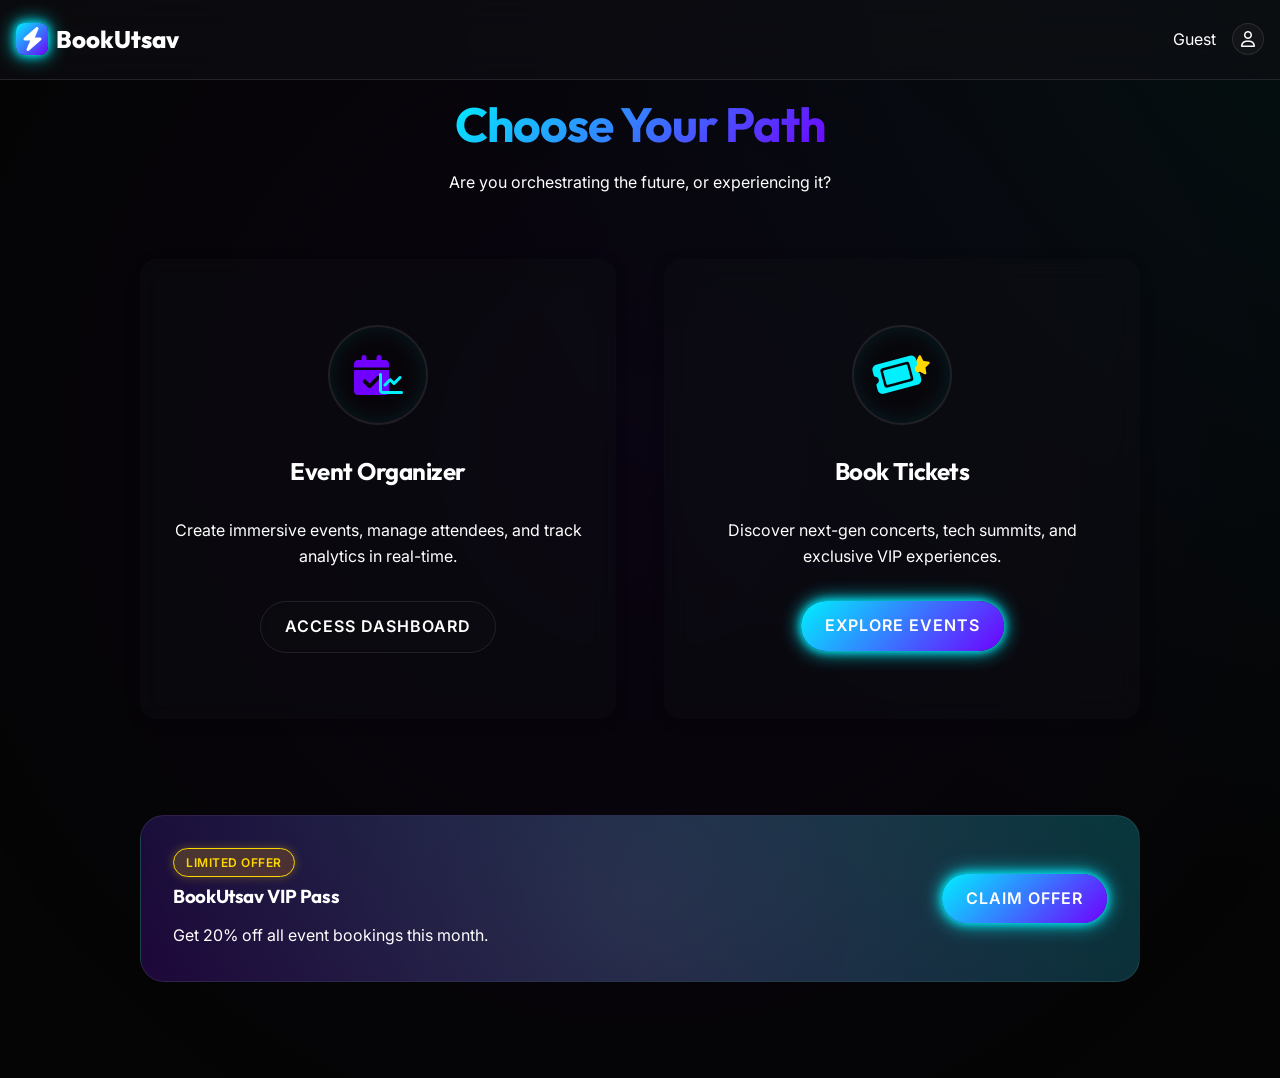
<file: role-selection.html>
<!DOCTYPE html>
<html lang="en" data-theme="dark">

<head>
    <meta charset="UTF-8">
    <meta name="viewport" content="width=device-width, initial-scale=1.0">
    <title>BookUtsav - Select Role</title>
    <link rel="stylesheet" href="css/variables.css">
    <link rel="stylesheet" href="css/global.css">
    <link rel="stylesheet" href="css/components.css">
    <link rel="stylesheet" href="css/animations.css">
    <link rel="stylesheet" href="https://cdnjs.cloudflare.com/ajax/libs/font-awesome/6.4.0/css/all.min.css">

    <style>
        .role-wrapper {
            padding: var(--space-4xl) var(--space-md);
            min-height: 100vh;
            display: flex;
            flex-direction: column;
            align-items: center;
        }

        .role-header {
            text-align: center;
            margin-bottom: var(--space-3xl);
            animation: slide-up-fade 0.8s ease-out;
        }

        .role-cards {
            display: flex;
            gap: var(--space-2xl);
            justify-content: center;
            flex-wrap: wrap;
            width: 100%;
            max-width: 1000px;
        }

        .role-card {
            flex: 1;
            min-width: 300px;
            padding: var(--space-3xl) var(--space-xl);
            text-align: center;
            display: flex;
            flex-direction: column;
            align-items: center;
            gap: var(--space-md);
            cursor: pointer;
            border: 2px solid transparent;
            position: relative;
            overflow: hidden;
            background: rgba(15, 15, 20, 0.4);
        }

        .role-card:hover {
            border-color: var(--accent-primary);
            transform: translateY(-10px) scale(1.02);
        }

        .role-logo-wrapper {
            display: flex;
            align-items: center;
            justify-content: center;
            height: 100px;
            width: 100px;
            border-radius: 50%;
            background: rgba(0, 0, 0, 0.3);
            border: 2px solid var(--border-glass);
            margin: 0 auto var(--space-md);
            transition: all 0.3s;
            box-shadow: inset 0 0 20px rgba(0, 240, 255, 0.1);
        }

        .role-card:hover .role-logo-wrapper {
            transform: scale(1.1);
            border-color: var(--accent-primary);
            box-shadow: inset 0 0 20px rgba(0, 240, 255, 0.3), 0 0 20px rgba(0, 240, 255, 0.2);
        }

        .role-card::after {
            content: '';
            position: absolute;
            bottom: 0;
            left: 0;
            right: 0;
            height: 4px;
            background: var(--gradient-primary);
            transform: scaleX(0);
            transform-origin: center;
            transition: transform 0.4s ease;
        }

        .role-card:hover::after {
            transform: scaleX(1);
        }

        /* Promo Section */
        .promo-section {
            width: 100%;
            max-width: 1000px;
            margin-top: var(--space-4xl);
        }

        .promo-banner {
            background: linear-gradient(45deg, rgba(112, 0, 255, 0.2), rgba(0, 240, 255, 0.2));
            border-radius: var(--radius-lg);
            padding: var(--space-xl);
            display: flex;
            align-items: center;
            justify-content: space-between;
            border: 1px solid var(--border-glass);
            position: relative;
            overflow: hidden;
        }

        .promo-banner::before {
            content: '';
            position: absolute;
            top: -50%;
            left: -50%;
            width: 200%;
            height: 200%;
            background: radial-gradient(circle at center, rgba(255, 255, 255, 0.1) 0%, transparent 60%);
            animation: rotate-slow 15s linear infinite;
        }

        @keyframes rotate-slow {
            0% {
                transform: rotate(0deg);
            }

            100% {
                transform: rotate(360deg);
            }
        }

        @media (max-width: 768px) {
            .promo-banner {
                flex-direction: column;
                text-align: center;
                gap: var(--space-md);
            }
        }
    </style>
</head>

<body>

    <!-- Header -->
    <header class="navbar">
        <div class="container">
            <div class="logo">
                <div class="logo-icon"><i class="fa-solid fa-bolt"></i></div>
                BookUtsav
            </div>
            <div class="user-profile flex items-center gap-2">
                <span class="text-secondary" id="userNameDisplay">User</span>
                <a href="account.html" class="btn-icon" style="width:32px; height:32px;"><i class="fa-regular fa-user"></i></a>
            </div>
        </div>
    </header>

    <div class="role-wrapper">
        <div class="role-header">
            <h1 class="text-gradient" style="font-size: 3rem;">Choose Your Path</h1>
            <p class="text-secondary">Are you orchestrating the future, or experiencing it?</p>
        </div>

        <div class="role-cards">
            <!-- Organizer Card -->
            <a href="organizer-dashboard.html" class="glass-card role-card stagger-1">
                <div class="role-logo-wrapper">
                    <i class="fa-solid fa-calendar-check" style="font-size: 2.5rem; color: var(--accent-secondary);"></i>
                    <i class="fa-solid fa-chart-line" style="font-size: 1.5rem; color: var(--accent-primary); margin-left: -10px; margin-bottom: -15px;"></i>
                </div>
                <h2>Event Organizer</h2>
                <p class="text-secondary">Create immersive events, manage attendees, and track analytics in real-time.
                </p>
                <div class="btn btn-outline mt-2">Access Dashboard</div>
            </a>

            <!-- Attendee Card -->
            <a href="discovery.html" class="glass-card role-card stagger-2">
                <div class="role-logo-wrapper">
                    <i class="fa-solid fa-ticket" style="font-size: 2.5rem; color: var(--accent-primary); transform: rotate(-15deg);"></i>
                    <i class="fa-solid fa-star" style="font-size: 1.2rem; color: #ffd700; margin-left: -10px; margin-top: -20px;"></i>
                </div>
                <h2>Book Tickets</h2>
                <p class="text-secondary">Discover next-gen concerts, tech summits, and exclusive VIP experiences.</p>
                <div class="btn btn-primary mt-2">Explore Events</div>
            </a>
        </div>

        <!-- Promotions -->
        <div class="promo-section stagger-3 page-transition-enter">
            <div class="promo-banner">
                <div style="z-index: 1;">
                    <span class="badge badge-vip mb-1">LIMITED OFFER</span>
                    <h3>BookUtsav VIP Pass</h3>
                    <p class="text-secondary">Get 20% off all event bookings this month.</p>
                </div>
                <div style="z-index: 1;">
                    <div class="btn btn-primary" id="claimOfferBtn">Claim Offer</div>
                </div>
            </div>
        </div>
    </div>

    <!-- Scripts -->
    <script src="js/theme.js"></script>
    <script src="js/data.js"></script>
    <script src="js/main.js"></script>
    <script>
        document.addEventListener('DOMContentLoaded', () => {
            const user = JSON.parse(localStorage.getItem('currentUser') || '{"name": "Guest"}');
            document.getElementById('userNameDisplay').textContent = user.name;
            
            const claimBtn = document.getElementById('claimOfferBtn');
            if (claimBtn) {
                claimBtn.addEventListener('click', () => {
                    if (claimBtn.textContent === 'Claimed!') return;
                    claimBtn.innerHTML = '<i class="fa-solid fa-spinner fa-spin"></i>';
                    setTimeout(() => {
                        claimBtn.innerHTML = 'Claimed! <i class="fa-solid fa-check ml-1"></i>';
                        claimBtn.classList.replace('btn-primary', 'btn-outline');
                        claimBtn.style.color = 'var(--accent-primary)';
                        claimBtn.style.borderColor = 'var(--accent-primary)';
                        if (window.showToast) {
                            window.showToast('VIP Offer Claimed', '20% discount applied to your account.', 'success');
                        }
                    }, 1000);
                });
            }
        });
    </script>
</body>

</html>
</file>
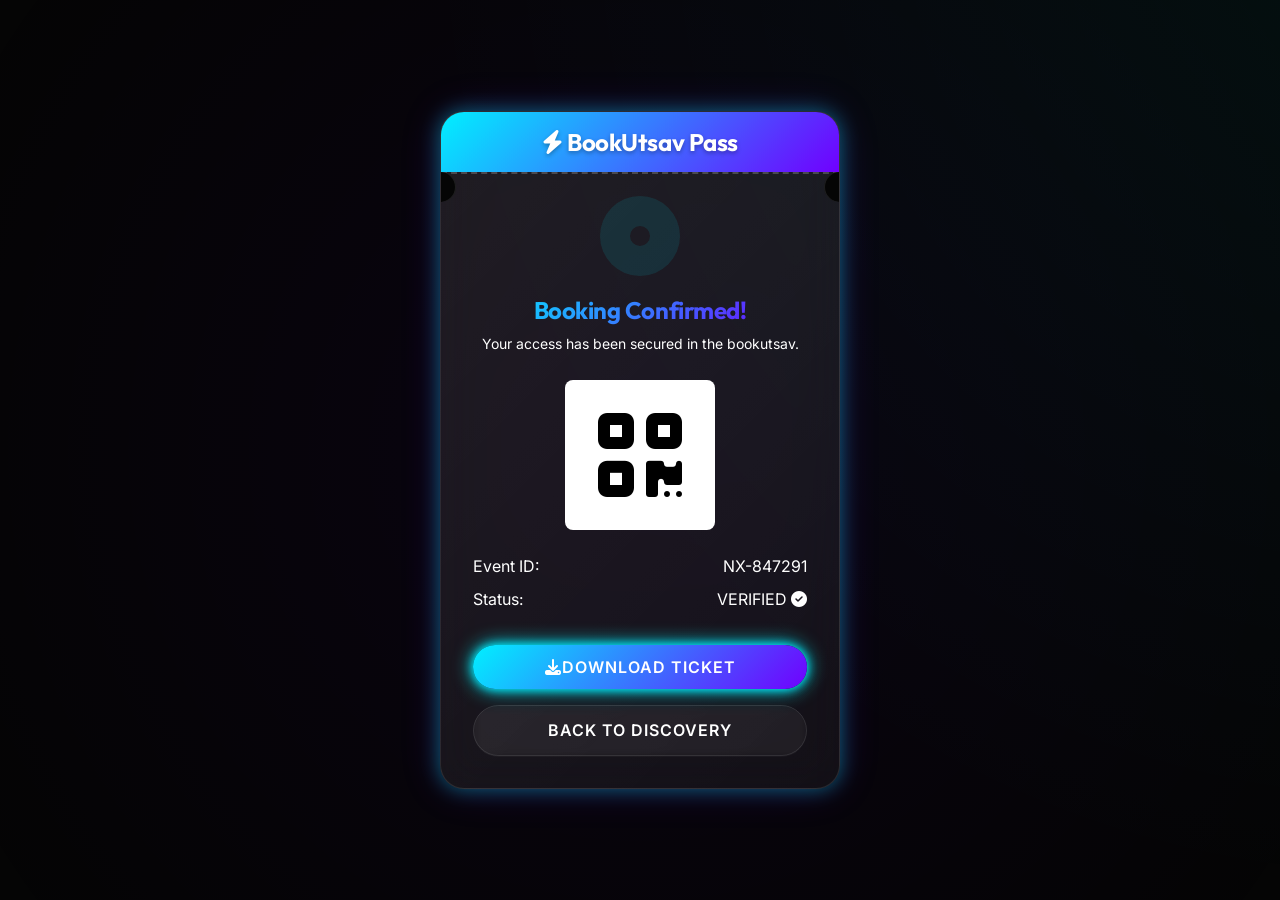
<file: success.html>
<!DOCTYPE html>
<html lang="en" data-theme="dark">
<head>
    <meta charset="UTF-8">
    <meta name="viewport" content="width=device-width, initial-scale=1.0">
    <title>BookUtsav - Booking Success</title>
    <link rel="stylesheet" href="css/variables.css">
    <link rel="stylesheet" href="css/global.css">
    <link rel="stylesheet" href="css/components.css">
    <link rel="stylesheet" href="css/animations.css">
    <link rel="stylesheet" href="https://cdnjs.cloudflare.com/ajax/libs/font-awesome/6.4.0/css/all.min.css">
    
    <style>
        .success-wrapper {
            display: flex;
            align-items: center;
            justify-content: center;
            min-height: 100vh;
            padding: var(--space-xl) var(--space-md);
            position: relative;
            overflow: hidden;
        }
        
        .ticket-card {
            width: 100%;
            max-width: 400px;
            background: linear-gradient(135deg, rgba(255,255,255,0.1), rgba(255,255,255,0.05));
            border: 1px solid var(--border-glass);
            border-radius: var(--radius-lg);
            backdrop-filter: blur(20px);
            box-shadow: var(--shadow-glow);
            overflow: hidden;
            position: relative;
            z-index: 10;
            animation: slide-up-fade 0.8s cubic-bezier(0.16, 1, 0.3, 1) forwards;
        }
        
        .ticket-header {
            background: var(--gradient-primary);
            padding: var(--space-md);
            text-align: center;
            color: white;
            position: relative;
        }
        
        /* Notches for ticket look */
        .ticket-card::before, .ticket-card::after {
            content: '';
            position: absolute;
            top: 60px; /* aligns with header bottom */
            width: 30px; height: 30px;
            background: var(--bg-base);
            border-radius: 50%;
            z-index: 20;
        }
        
        .ticket-card::before { left: -15px; box-shadow: inset -1px 0 0 var(--border-glass); }
        .ticket-card::after { right: -15px; box-shadow: inset 1px 0 0 var(--border-glass); }
        
        .ticket-body {
            padding: var(--space-xl);
            border-top: 2px dashed rgba(255,255,255,0.2);
            text-align: center;
        }
        
        .confetti {
            position: absolute;
            width: 10px; height: 10px;
            background-color: var(--accent-primary);
            animation: fall linear forwards;
        }
        
        @keyframes fall {
            to { transform: translateY(100vh) rotate(720deg); opacity: 0; }
        }
    </style>
</head>
<body>

    <div class="success-wrapper">
        
        <div class="ticket-card">
            <div class="ticket-header">
                <h2 style="margin: 0; font-size: 1.5rem; text-shadow: 0 2px 4px rgba(0,0,0,0.3);"><i class="fa-solid fa-bolt"></i> BookUtsav Pass</h2>
            </div>
            
            <div class="ticket-body">
                <div class="success-checkmark" style="margin-top: -10px;">
                    <div class="success-checkmark__circle"></div>
                    <div class="success-checkmark__check"></div>
                </div>
                
                <h2 class="text-gradient mb-1">Booking Confirmed!</h2>
                <p class="text-secondary mb-3" style="font-size: 0.875rem;">Your access has been secured in the bookutsav.</p>
                
                <div style="background: white; padding: 10px; border-radius: var(--radius-sm); width: 150px; height: 150px; margin: 0 auto var(--space-lg); display: flex; align-items: center; justify-content: center;">
                    <i class="fa-solid fa-qrcode" style="font-size: 6rem; color: #000;"></i>
                </div>
                
                <div class="flex justify-between items-center text-sm mb-1">
                    <span class="text-secondary">Event ID:</span>
                    <span class="font-bold font-mono">NX-847291</span>
                </div>
                <div class="flex justify-between items-center text-sm mb-3">
                    <span class="text-secondary">Status:</span>
                    <span class="text-primary font-bold">VERIFIED <i class="fa-solid fa-check-circle"></i></span>
                </div>
                
                <div class="flex flex-col gap-2 mt-4">
                    <button class="btn btn-primary w-100" id="downloadBtn"><i class="fa-solid fa-download mr-1"></i> Download Ticket</button>
                    <a href="discovery.html" class="btn btn-outline w-100">Back to Discovery</a>
                </div>
            </div>
        </div>
        
    </div>

    <!-- Scripts -->
    <script src="js/theme.js"></script>
    <script src="js/main.js"></script>
    <script>
        document.addEventListener('DOMContentLoaded', () => {
            // Confetti Effect
            const colors = ['#00f0ff', '#7000ff', '#ff0055', '#ffffff'];
            for(let i=0; i<50; i++) {
                const conf = document.createElement('div');
                conf.className = 'confetti';
                conf.style.left = Math.random() * 100 + 'vw';
                conf.style.top = -20 + 'px';
                conf.style.backgroundColor = colors[Math.floor(Math.random() * colors.length)];
                conf.style.animationDuration = (Math.random() * 3 + 2) + 's';
                conf.style.animationDelay = (Math.random() * 2) + 's';
                document.body.appendChild(conf);
                
                // Cleanup
                setTimeout(() => conf.remove(), 5000);
            }
            
            document.getElementById('downloadBtn').addEventListener('click', function() {
                const originalText = this.innerHTML;
                this.innerHTML = '<i class="fa-solid fa-spinner fa-spin"></i> Generating...';
                setTimeout(() => {
                    this.innerHTML = '<i class="fa-solid fa-check"></i> Downloaded';
                    setTimeout(() => this.innerHTML = originalText, 2000);
                }, 1500);
            });
        });
    </script>
</body>
</html>
</file>
<file: css/variables.css>
/* Futuristic Event Platform - CSS Variables */

:root {
  /* Fonts */
  --font-primary: 'Inter', -apple-system, BlinkMacSystemFont, 'Segoe UI', Roboto, Helvetica, Arial, sans-serif;
  --font-display: 'Outfit', -apple-system, BlinkMacSystemFont, 'Segoe UI', Roboto, Helvetica, Arial, sans-serif;
  
  /* Core Colors - Dark Mode Default */
  --bg-base: #050505;
  --bg-surface: rgba(15, 15, 20, 0.6);
  --bg-glass: rgba(255, 255, 255, 0.03);
  --bg-glass-hover: rgba(255, 255, 255, 0.08);
  
  /* Accents */
  --accent-primary: #00f0ff; /* Neon Cyan */
  --accent-secondary: #7000ff; /* Deep Violet */
  --accent-tertiary: #ff0055; /* Neon Pink */
  
  /* Gradients */
  --gradient-primary: linear-gradient(135deg, var(--accent-primary), var(--accent-secondary));
  --gradient-glow: linear-gradient(90deg, var(--accent-primary), var(--accent-secondary), var(--accent-tertiary), var(--accent-primary));
  --gradient-surface: linear-gradient(180deg, rgba(255, 255, 255, 0.05) 0%, rgba(255, 255, 255, 0) 100%);
  
  /* Text */
  --text-primary: #ffffff;
  --text-secondary: rgba(255, 255, 255, 0.7);
  --text-muted: rgba(255, 255, 255, 0.4);
  --text-inverse: #000000;
  
  /* Borders */
  --border-glass: rgba(255, 255, 255, 0.1);
  --border-glow: rgba(0, 240, 255, 0.3);
  
  /* Shadows */
  --shadow-glass: 0 8px 32px 0 rgba(0, 0, 0, 0.37);
  --shadow-glow: 0 0 20px rgba(0, 240, 255, 0.4), 0 0 40px rgba(112, 0, 255, 0.2);
  --shadow-neon: 0 0 10px var(--accent-primary), 0 0 20px var(--accent-primary);
  
  /* Transitions */
  --transition-fast: 0.2s cubic-bezier(0.25, 0.46, 0.45, 0.94);
  --transition-normal: 0.4s cubic-bezier(0.25, 0.46, 0.45, 0.94);
  --transition-slow: 0.8s cubic-bezier(0.25, 0.46, 0.45, 0.94);
  
  /* Border Radius */
  --radius-sm: 8px;
  --radius-md: 16px;
  --radius-lg: 24px;
  --radius-xl: 32px;
  --radius-pill: 100px;
  
  /* Spacing */
  --space-xs: 4px;
  --space-sm: 8px;
  --space-md: 16px;
  --space-lg: 24px;
  --space-xl: 32px;
  --space-2xl: 48px;
  --space-3xl: 64px;
  --space-4xl: 96px;
}

/* Light Mode Overrides */
[data-theme='light'] {
  --bg-base: #f5f5f7;
  --bg-surface: rgba(255, 255, 255, 0.7);
  --bg-glass: rgba(255, 255, 255, 0.6);
  --bg-glass-hover: rgba(255, 255, 255, 0.9);
  
  --text-primary: #111111;
  --text-secondary: rgba(0, 0, 0, 0.7);
  --text-muted: rgba(0, 0, 0, 0.4);
  --text-inverse: #ffffff;
  
  --border-glass: rgba(0, 0, 0, 0.1);
  --border-glow: rgba(0, 240, 255, 0.6);
  
  --shadow-glass: 0 8px 32px 0 rgba(31, 38, 135, 0.15);
  --shadow-glow: 0 0 20px rgba(0, 240, 255, 0.3), 0 0 40px rgba(112, 0, 255, 0.15);
  
  --accent-primary: #00b0ff; /* Slightly darker cyan for contrast */
}
</file>
<file: css/global.css>
/* Futuristic Event Platform - Global CSS */

@import url('https://fonts.googleapis.com/css2?family=Inter:wght@300;400;500;600;700&family=Outfit:wght@300;400;500;600;700;800&display=swap');

* {
  margin: 0;
  padding: 0;
  box-sizing: border-box;
}

html {
  font-size: 16px;
  scroll-behavior: smooth;
}

body {
  font-family: var(--font-primary);
  background-color: var(--bg-base);
  color: var(--text-primary);
  line-height: 1.6;
  min-height: 100vh;
  overflow-x: hidden;
  transition: background-color var(--transition-normal), color var(--transition-normal);
  position: relative;
}

/* Background Effects */
body::before {
  content: '';
  position: fixed;
  top: -50%;
  left: -50%;
  width: 200%;
  height: 200%;
  background: 
    radial-gradient(circle at 50% 50%, rgba(112, 0, 255, 0.05) 0%, transparent 50%),
    radial-gradient(circle at 80% 20%, rgba(0, 240, 255, 0.05) 0%, transparent 40%);
  z-index: -2;
  pointer-events: none;
  animation: bg-shift 20s linear infinite alternate;
}

@keyframes bg-shift {
  0% { transform: scale(1) translate(0, 0); }
  100% { transform: scale(1.1) translate(-2%, 2%); }
}

h1, h2, h3, h4, h5, h6 {
  font-family: var(--font-display);
  font-weight: 700;
  line-height: 1.2;
  margin-bottom: var(--space-md);
  letter-spacing: -0.02em;
}

a {
  color: inherit;
  text-decoration: none;
  transition: color var(--transition-fast);
}

img {
  max-width: 100%;
  height: auto;
  display: block;
}

ul, ol {
  list-style: none;
}

button {
  cursor: pointer;
  border: none;
  background: none;
  font-family: inherit;
}

input, textarea, select {
  font-family: inherit;
  font-size: 1rem;
}

/* Container */
.container {
  width: 100%;
  max-width: 1280px;
  margin: 0 auto;
  padding: 0 var(--space-md);
}

/* Hide scrollbar for clean look */
::-webkit-scrollbar {
  width: 8px;
  height: 8px;
}

::-webkit-scrollbar-track {
  background: var(--bg-base);
}

::-webkit-scrollbar-thumb {
  background: var(--bg-glass);
  border-radius: var(--radius-pill);
}

::-webkit-scrollbar-thumb:hover {
  background: var(--accent-primary);
}

/* Utility Classes */
.text-gradient {
  background: var(--gradient-primary);
  -webkit-background-clip: text;
  -webkit-text-fill-color: transparent;
  background-clip: text;
  color: transparent;
}

.text-center { text-align: center; }
.mt-1 { margin-top: var(--space-sm); }
.mt-2 { margin-top: var(--space-md); }
.mt-3 { margin-top: var(--space-lg); }
.mt-4 { margin-top: var(--space-xl); }
.mt-5 { margin-top: var(--space-2xl); }
.mb-1 { margin-bottom: var(--space-sm); }
.mb-2 { margin-bottom: var(--space-md); }
.mb-3 { margin-bottom: var(--space-lg); }
.mb-4 { margin-bottom: var(--space-xl); }
.mb-5 { margin-bottom: var(--space-2xl); }

.flex { display: flex; }
.flex-col { display: flex; flex-direction: column; }
.items-center { align-items: center; }
.justify-center { justify-content: center; }
.justify-between { justify-content: space-between; }
.gap-1 { gap: var(--space-sm); }
.gap-2 { gap: var(--space-md); }
.gap-3 { gap: var(--space-lg); }
.gap-4 { gap: var(--space-xl); }

.hidden { display: none !important; }

/* Main layout */
.main-content {
  padding-top: 80px; /* For fixed nav */
  padding-bottom: 80px; /* For mobile nav */
  min-height: 100vh;
}

@media (min-width: 768px) {
  .main-content {
    padding-bottom: 0;
  }
}
</file>
<file: css/components.css>
/* Futuristic Event Platform - Components CSS */

/* Glass Panel */
.glass-panel {
  background: var(--bg-surface);
  backdrop-filter: blur(16px);
  -webkit-backdrop-filter: blur(16px);
  border: 1px solid var(--border-glass);
  border-radius: var(--radius-lg);
  box-shadow: var(--shadow-glass);
  position: relative;
  overflow: hidden;
}

.glass-panel::before {
  content: '';
  position: absolute;
  top: 0;
  left: 0;
  right: 0;
  height: 1px;
  background: var(--gradient-glow);
  opacity: 0.5;
}

/* Glass Card */
.glass-card {
  background: var(--bg-glass);
  backdrop-filter: blur(12px);
  -webkit-backdrop-filter: blur(12px);
  border: 1px solid var(--border-glass);
  border-radius: var(--radius-md);
  box-shadow: 0 4px 16px rgba(0, 0, 0, 0.1);
  transition: transform var(--transition-normal), box-shadow var(--transition-normal), background var(--transition-normal);
  padding: var(--space-md);
}

.glass-card:hover {
  transform: translateY(-5px);
  background: var(--bg-glass-hover);
  box-shadow: var(--shadow-glow);
  border-color: rgba(0, 240, 255, 0.3);
}

/* Buttons */
.btn {
  display: inline-flex;
  align-items: center;
  justify-content: center;
  padding: 0.75rem 1.5rem;
  border-radius: var(--radius-pill);
  font-weight: 600;
  font-family: var(--font-primary);
  font-size: 1rem;
  transition: all var(--transition-fast);
  position: relative;
  overflow: hidden;
  text-transform: uppercase;
  letter-spacing: 1px;
  z-index: 1;
}

.btn-primary {
  background: var(--gradient-primary);
  color: #fff;
  border: none;
  box-shadow: var(--shadow-neon);
}

.btn-primary::before {
  content: '';
  position: absolute;
  top: 0; left: 0; right: 0; bottom: 0;
  background: linear-gradient(135deg, var(--accent-secondary), var(--accent-primary));
  opacity: 0;
  z-index: -1;
  transition: opacity var(--transition-fast);
}

.btn-primary:hover::before {
  opacity: 1;
}

.btn-primary:hover {
  box-shadow: 0 0 20px var(--accent-primary), 0 0 40px var(--accent-secondary);
  transform: translateY(-2px);
}

.btn-primary:active {
  transform: translateY(1px);
}

.btn-outline {
  background: transparent;
  color: var(--text-primary);
  border: 1px solid var(--border-glass);
  backdrop-filter: blur(4px);
}

.btn-outline:hover {
  border-color: var(--accent-primary);
  box-shadow: 0 0 10px rgba(0, 240, 255, 0.2) inset, 0 0 10px rgba(0, 240, 255, 0.2);
}

.btn-icon {
  width: 40px;
  height: 40px;
  border-radius: 50%;
  display: flex;
  align-items: center;
  justify-content: center;
  background: var(--bg-glass);
  border: 1px solid var(--border-glass);
  color: var(--text-primary);
  backdrop-filter: blur(4px);
  transition: all var(--transition-fast);
}

.btn-icon:hover {
  background: var(--bg-glass-hover);
  color: var(--accent-primary);
  border-color: var(--accent-primary);
  transform: scale(1.1);
}

/* Forms */
.form-group {
  margin-bottom: var(--space-md);
  position: relative;
}

.form-label {
  display: block;
  font-size: 0.875rem;
  font-weight: 500;
  margin-bottom: var(--space-xs);
  color: var(--text-secondary);
  transition: color var(--transition-fast);
}

.form-control {
  width: 100%;
  padding: 0.75rem 1rem;
  background: rgba(0, 0, 0, 0.2);
  border: 1px solid var(--border-glass);
  border-radius: var(--radius-sm);
  color: var(--text-primary);
  outline: none;
  transition: all var(--transition-fast);
  backdrop-filter: blur(4px);
}

[data-theme='light'] .form-control {
  background: rgba(255, 255, 255, 0.5);
}

.form-control:focus {
  border-color: var(--accent-primary);
  box-shadow: 0 0 0 2px rgba(0, 240, 255, 0.2);
  background: rgba(0, 0, 0, 0.4);
}

[data-theme='light'] .form-control:focus {
  background: rgba(255, 255, 255, 0.8);
}

.form-control::placeholder {
  color: var(--text-muted);
}

.form-control:focus + .form-label {
  color: var(--accent-primary);
}

/* Floating Labels */
.floating-label-group {
  position: relative;
  margin-bottom: var(--space-md);
}

.floating-label-group .form-control {
  padding: 1.25rem 1rem 0.5rem;
}

.floating-label-group label {
  position: absolute;
  top: 50%;
  left: 1rem;
  transform: translateY(-50%);
  color: var(--text-muted);
  transition: all var(--transition-fast);
  pointer-events: none;
  font-size: 1rem;
}

.floating-label-group .form-control:focus ~ label,
.floating-label-group .form-control:not(:placeholder-shown) ~ label {
  top: 0.25rem;
  font-size: 0.75rem;
  transform: translateY(0);
  color: var(--accent-primary);
}

/* Badges */
.badge {
  display: inline-block;
  padding: 0.25rem 0.75rem;
  border-radius: var(--radius-pill);
  font-size: 0.75rem;
  font-weight: 600;
  text-transform: uppercase;
  letter-spacing: 0.5px;
}

.badge-primary {
  background: rgba(0, 240, 255, 0.1);
  color: var(--accent-primary);
  border: 1px solid var(--accent-primary);
}

.badge-vip {
  background: linear-gradient(135deg, rgba(255, 215, 0, 0.2), rgba(255, 140, 0, 0.2));
  color: #ffd700;
  border: 1px solid #ffd700;
  box-shadow: 0 0 10px rgba(255, 215, 0, 0.3);
}

/* Navigation */
.navbar {
  position: fixed;
  top: 0;
  left: 0;
  right: 0;
  height: 80px;
  background: var(--bg-surface);
  backdrop-filter: blur(20px);
  -webkit-backdrop-filter: blur(20px);
  border-bottom: 1px solid var(--border-glass);
  z-index: 1000;
  display: flex;
  align-items: center;
  transition: all var(--transition-normal);
}

.navbar .container {
  display: flex;
  justify-content: space-between;
  align-items: center;
}

.logo {
  font-family: var(--font-display);
  font-size: 1.5rem;
  font-weight: 800;
  display: flex;
  align-items: center;
  gap: 0.5rem;
}

.logo-icon {
  width: 32px;
  height: 32px;
  background: var(--gradient-primary);
  border-radius: 8px;
  display: flex;
  align-items: center;
  justify-content: center;
  color: #fff;
  font-weight: bold;
  box-shadow: var(--shadow-neon);
}

.nav-links {
  display: none;
  gap: var(--space-lg);
  align-items: center;
}

@media (min-width: 768px) {
  .nav-links {
    display: flex;
  }
}

.nav-link {
  font-weight: 500;
  position: relative;
  padding: 0.5rem 0;
}

.nav-link::after {
  content: '';
  position: absolute;
  bottom: 0;
  left: 50%;
  width: 0;
  height: 2px;
  background: var(--gradient-primary);
  transition: all var(--transition-fast);
  transform: translateX(-50%);
}

.nav-link:hover::after, .nav-link.active::after {
  width: 100%;
}

.nav-link:hover, .nav-link.active {
  color: var(--accent-primary);
}

/* Mobile Bottom Nav */
.mobile-nav {
  position: fixed;
  bottom: 0;
  left: 0;
  right: 0;
  height: 70px;
  background: var(--bg-surface);
  backdrop-filter: blur(20px);
  -webkit-backdrop-filter: blur(20px);
  border-top: 1px solid var(--border-glass);
  z-index: 1000;
  display: flex;
  justify-content: space-around;
  align-items: center;
  padding-bottom: env(safe-area-inset-bottom);
}

@media (min-width: 768px) {
  .mobile-nav {
    display: none;
  }
}

.mobile-nav-item {
  display: flex;
  flex-direction: column;
  align-items: center;
  gap: 4px;
  color: var(--text-secondary);
  font-size: 0.75rem;
}

.mobile-nav-item i {
  font-size: 1.25rem;
}

.mobile-nav-item.active {
  color: var(--accent-primary);
}

/* Modals */
.modal-overlay {
  position: fixed;
  top: 0; left: 0; right: 0; bottom: 0;
  background: rgba(0, 0, 0, 0.7);
  backdrop-filter: blur(8px);
  z-index: 2000;
  display: flex;
  align-items: center;
  justify-content: center;
  opacity: 0;
  pointer-events: none;
  transition: opacity var(--transition-normal);
}

.modal-overlay.active {
  opacity: 1;
  pointer-events: all;
}

.modal-content {
  width: 100%;
  max-width: 500px;
  margin: var(--space-md);
  transform: translateY(20px) scale(0.95);
  transition: all var(--transition-normal);
  max-height: 90vh;
  overflow-y: auto;
}

.modal-overlay.active .modal-content {
  transform: translateY(0) scale(1);
}

.modal-header {
  display: flex;
  justify-content: space-between;
  align-items: center;
  margin-bottom: var(--space-md);
}

/* Loading Spinner */
.spinner {
  width: 40px;
  height: 40px;
  border: 3px solid rgba(0, 240, 255, 0.2);
  border-top-color: var(--accent-primary);
  border-radius: 50%;
  animation: spin 1s linear infinite;
}

@keyframes spin {
  to { transform: rotate(360deg); }
}

/* Event Card Specific */
.event-card-img-wrapper {
  position: relative;
  border-radius: var(--radius-sm);
  overflow: hidden;
  aspect-ratio: 16/9;
  margin-bottom: var(--space-sm);
}

.event-card-img {
  width: 100%;
  height: 100%;
  object-fit: cover;
  transition: transform var(--transition-slow);
}

.glass-card:hover .event-card-img {
  transform: scale(1.05);
}

.event-date-badge {
  position: absolute;
  top: var(--space-sm);
  right: var(--space-sm);
  background: rgba(0, 0, 0, 0.6);
  backdrop-filter: blur(4px);
  border: 1px solid var(--border-glass);
  padding: 0.25rem 0.5rem;
  border-radius: var(--radius-sm);
  text-align: center;
  min-width: 50px;
}

.event-date-badge .day {
  display: block;
  font-size: 1.25rem;
  font-weight: 700;
  color: var(--accent-primary);
  line-height: 1;
}

.event-date-badge .month {
  display: block;
  font-size: 0.75rem;
  text-transform: uppercase;
}

/* Toast Notifications */
#toast-container {
  position: fixed;
  bottom: 20px;
  right: 20px;
  z-index: 9999;
  display: flex;
  flex-direction: column;
  gap: 10px;
}

.toast {
  background: var(--bg-surface);
  backdrop-filter: blur(16px);
  -webkit-backdrop-filter: blur(16px);
  border-left: 4px solid var(--accent-primary);
  border-top: 1px solid var(--border-glass);
  border-right: 1px solid var(--border-glass);
  border-bottom: 1px solid var(--border-glass);
  border-radius: var(--radius-sm);
  padding: var(--space-md) var(--space-lg);
  color: var(--text-primary);
  box-shadow: var(--shadow-glass);
  display: flex;
  align-items: center;
  gap: var(--space-md);
  transform: translateX(120%);
  transition: transform 0.3s cubic-bezier(0.175, 0.885, 0.32, 1.275), opacity 0.3s;
  opacity: 0;
}

.toast.show {
  transform: translateX(0);
  opacity: 1;
}

.toast-icon {
  font-size: 1.25rem;
  color: var(--accent-primary);
}

.toast-content {
  display: flex;
  flex-direction: column;
}

.toast-title {
  font-weight: 600;
  font-size: 0.9rem;
  margin-bottom: 2px;
}

.toast-msg {
  font-size: 0.8rem;
  color: var(--text-secondary);
}

/* Danger & Cancellation Styles */
.btn-danger {
  background: linear-gradient(135deg, #ff416c, #ff4b2b);
  color: #fff;
  border: none;
  box-shadow: 0 0 10px rgba(255, 65, 108, 0.4);
}
.btn-danger::before {
  content: '';
  position: absolute;
  top: 0; left: 0; right: 0; bottom: 0;
  background: linear-gradient(135deg, #ff4b2b, #ff416c);
  opacity: 0;
  z-index: -1;
  transition: opacity var(--transition-fast);
}
.btn-danger:hover::before {
  opacity: 1;
}
.btn-danger:hover {
  box-shadow: 0 0 20px #ff416c, 0 0 40px #ff4b2b;
  transform: translateY(-2px);
}
.btn-danger:active {
  transform: translateY(1px);
}

.badge-danger {
  background: rgba(255, 65, 108, 0.1);
  color: #ff416c;
  border: 1px solid #ff416c;
}

.booking-card.cancelled {
  opacity: 0.6;
  filter: grayscale(80%);
}
.booking-card.cancelled .btn {
  pointer-events: none;
}
</file>
<file: css/animations.css>
/* Futuristic Event Platform - Animations CSS */

/* Splash Screen & Loaders */
.splash-screen {
  position: fixed;
  top: 0;
  left: 0;
  right: 0;
  bottom: 0;
  background: var(--bg-base);
  z-index: 9999;
  display: flex;
  flex-direction: column;
  align-items: center;
  justify-content: center;
  transition: opacity 0.8s cubic-bezier(0.8, 0, 0.2, 1);
}

.splash-screen.fade-out {
  opacity: 0;
  pointer-events: none;
}

.splash-logo-container {
  position: relative;
  animation: pulse-glow 2s infinite alternate;
}

.splash-logo {
  font-family: var(--font-display);
  font-size: 3rem;
  font-weight: 800;
  background: var(--gradient-glow);
  color: transparent;
  background-size: 300% 300%;
  animation: gradient-shift 3s ease infinite;
  letter-spacing: 2px;
}

.splash-particles {
  position: absolute;
  top: 0;
  left: 0;
  right: 0;
  bottom: 0;
  overflow: hidden;
  pointer-events: none;
}

.particle {
  position: absolute;
  width: 4px;
  height: 4px;
  background: var(--accent-primary);
  border-radius: 50%;
  box-shadow: 0 0 10px var(--accent-primary);
  animation: float-up 3s ease-in-out infinite;
  opacity: 0;
}

/* Page Transitions */
.page-transition-enter {
  animation: slide-up-fade 0.6s cubic-bezier(0.16, 1, 0.3, 1) forwards;
  opacity: 0;
}

.stagger-1 {
  animation-delay: 0.1s;
}

.stagger-2 {
  animation-delay: 0.2s;
}

.stagger-3 {
  animation-delay: 0.3s;
}

.stagger-4 {
  animation-delay: 0.4s;
}

.stagger-5 {
  animation-delay: 0.5s;
}

/* Keyframes */
@keyframes slide-up-fade {
  0% {
    opacity: 0;
    transform: translateY(30px);
  }

  100% {
    opacity: 1;
    transform: translateY(0);
  }
}

@keyframes pulse-glow {
  0% {
    filter: drop-shadow(0 0 10px rgba(0, 240, 255, 0.3));
  }

  100% {
    filter: drop-shadow(0 0 30px rgba(112, 0, 255, 0.8));
  }
}

@keyframes gradient-shift {
  0% {
    background-position: 0% 50%;
  }

  50% {
    background-position: 100% 50%;
  }

  100% {
    background-position: 0% 50%;
  }
}

@keyframes float-up {
  0% {
    transform: translateY(100px) scale(0.5);
    opacity: 0;
  }

  50% {
    opacity: 1;
  }

  100% {
    transform: translateY(-100px) scale(1.5);
    opacity: 0;
  }
}

@keyframes float {

  0%,
  100% {
    transform: translateY(0);
  }

  50% {
    transform: translateY(-10px);
  }
}

.floating-element {
  animation: float 6s ease-in-out infinite;
}

@keyframes glow-border {

  0%,
  100% {
    border-color: rgba(0, 240, 255, 0.3);
    box-shadow: 0 0 10px rgba(0, 240, 255, 0.1);
  }

  50% {
    border-color: rgba(112, 0, 255, 0.6);
    box-shadow: 0 0 20px rgba(112, 0, 255, 0.3);
  }
}

.animated-border {
  animation: glow-border 3s infinite;
}

/* Success Animations */
.success-checkmark {
  width: 80px;
  height: 80px;
  border-radius: 50%;
  display: block;
  stroke-width: 2;
  stroke: var(--accent-primary);
  stroke-miterlimit: 10;
  box-shadow: inset 0px 0px 0px var(--accent-primary);
  animation: fill .4s ease-in-out .4s forwards, scale .3s ease-in-out .9s both;
  margin: 0 auto 20px;
}

.success-checkmark__circle {
  stroke-dasharray: 166;
  stroke-dashoffset: 166;
  stroke-width: 2;
  stroke-miterlimit: 10;
  stroke: var(--accent-primary);
  fill: none;
  animation: stroke 0.6s cubic-bezier(0.65, 0, 0.45, 1) forwards;
}

.success-checkmark__check {
  transform-origin: 50% 50%;
  stroke-dasharray: 48;
  stroke-dashoffset: 48;
  animation: stroke 0.3s cubic-bezier(0.65, 0, 0.45, 1) 0.8s forwards;
}

@keyframes stroke {
  100% {
    stroke-dashoffset: 0;
  }
}

@keyframes scale {

  0%,
  100% {
    transform: none;
  }

  50% {
    transform: scale3d(1.1, 1.1, 1);
  }
}

@keyframes fill {
  100% {
    box-shadow: inset 0px 0px 0px 30px rgba(0, 240, 255, 0.1);
  }
}

/* Typing Effect for Search */
.typing-effect {
  overflow: hidden;
  white-space: nowrap;
  border-right: 2px solid var(--accent-primary);
  animation: typing 3.5s steps(40, end), blink-caret .75s step-end infinite;
}

@keyframes typing {
  from {
    width: 0
  }

  to {
    width: 100%
  }
}

@keyframes blink-caret {

  from,
  to {
    border-color: transparent
  }

  50% {
    border-color: var(--accent-primary);
  }
}

/* Hover Shimmer */
.shimmer-hover {
  position: relative;
  overflow: hidden;
}

.shimmer-hover::after {
  content: '';
  position: absolute;
  top: -50%;
  left: -50%;
  width: 200%;
  height: 200%;
  background: linear-gradient(to right, rgba(255, 255, 255, 0) 0%, rgba(255, 255, 255, 0.1) 50%, rgba(255, 255, 255, 0) 100%);
  transform: rotate(30deg);
  transition: all 0.5s;
  opacity: 0;
}

.shimmer-hover:hover::after {
  opacity: 1;
  left: 50%;
}

/* Progress Bar */
.progress-container {
  width: 100%;
  height: 6px;
  background: rgba(255, 255, 255, 0.1);
  border-radius: 3px;
  overflow: hidden;
  margin: 20px 0;
}
.progress-bar {
  height: 100%;
  width: 0%;
  background: var(--gradient-primary);
  box-shadow: var(--shadow-neon);
  animation: progress-fill 3s ease-in-out forwards;
}
@keyframes progress-fill {
  0% { width: 0%; }
  30% { width: 40%; }
  70% { width: 80%; }
  100% { width: 100%; }
}

/* Confetti particles */
.confetti {
  position: absolute;
  width: 10px;
  height: 10px;
  background-color: var(--accent-primary);
  animation: confetti-fall 3s linear infinite;
  opacity: 0;
}
@keyframes confetti-fall {
  0% { transform: translateY(-100px) rotate(0deg); opacity: 1; }
  100% { transform: translateY(300px) rotate(360deg); opacity: 0; }
}
</file>
